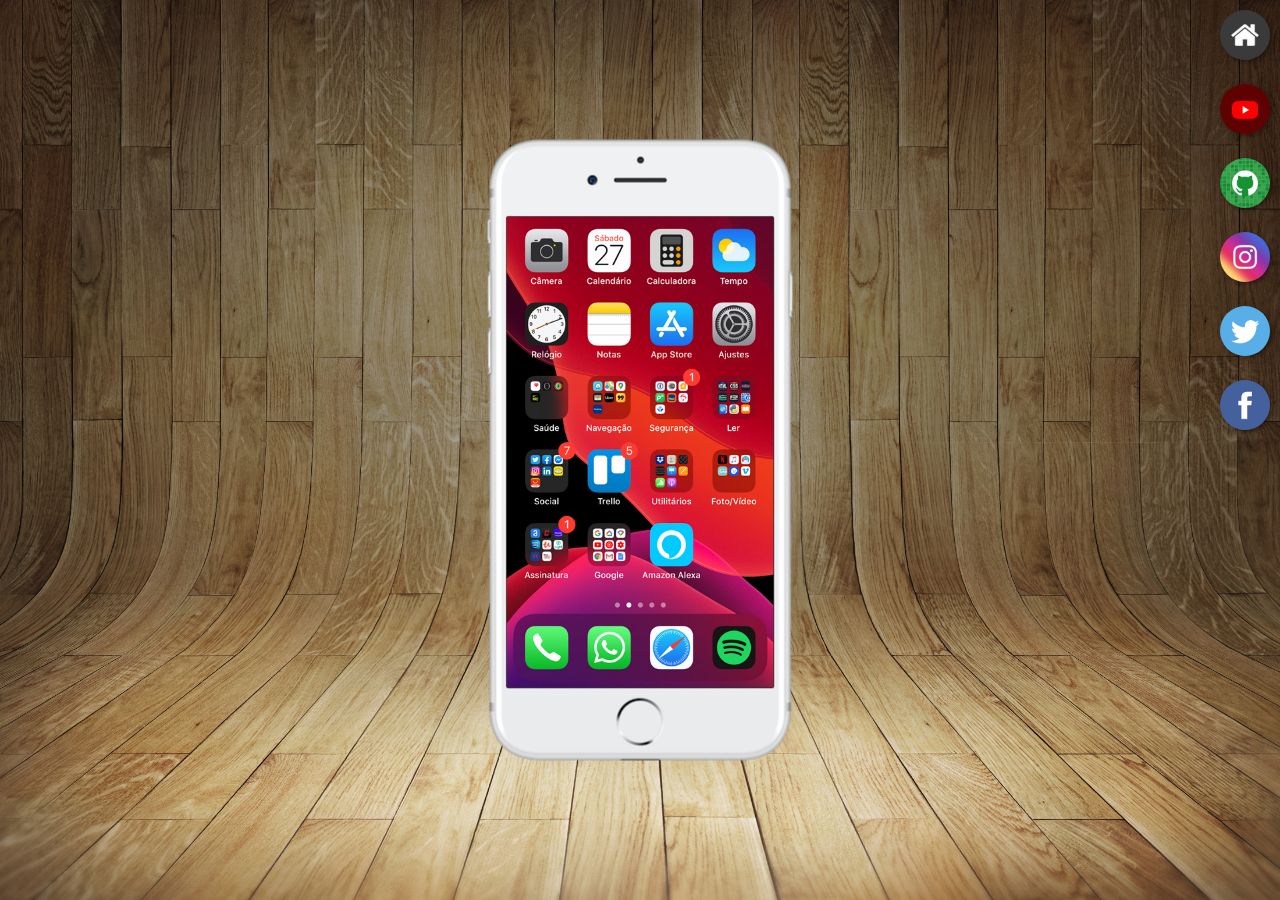
<file: index.html>
<!DOCTYPE html>
<html lang="pt-br">
<head>
    <meta charset="UTF-8">
    <meta name="viewport" content="width=device-width, initial-scale=1.0">
    <link rel="shortcut icon" href="favicon.ico" type="image/x-icon">
    <link rel="stylesheet" href="style/style.css">
    <title>Projeto Redes Sociais</title>
</head>
<body>
    <main>
        <section id="telefone">
            <iframe src="home.html" name="tela" id="tela" frameborder="0">
                Seu navegador não é compatível com isso.
            </iframe>
        </section>
        <section id="redes-sociais">
            <a href="home.html" target="tela">
                <img src="images/logo-home.jpg" alt="Home">
            </a> <br>
            <a href="youtube.html" target="tela">
                <img src="images/logo-youtube.jpg" alt="YouTube">
            </a> <br>
            <a href="github.html" target="tela">
                <img src="images/logo-github.jpg" alt="GitHub">
            </a> <br>
            <a href="instagram.html" target="tela">
                <img src="images/logo-instagram.jpg" alt="Instagram">
            </a> <br>
            <a href="twitter.html" target="tela">
                <img src="images/logo-twitter.jpg" alt="Twitter">
            </a> <br>
            <a href="facebook.html" target="tela">
                <img src="images/logo-facebook.jpg" alt="Facebook">
            </a>
        </section>
    </main>
</body>
</html>
</file>
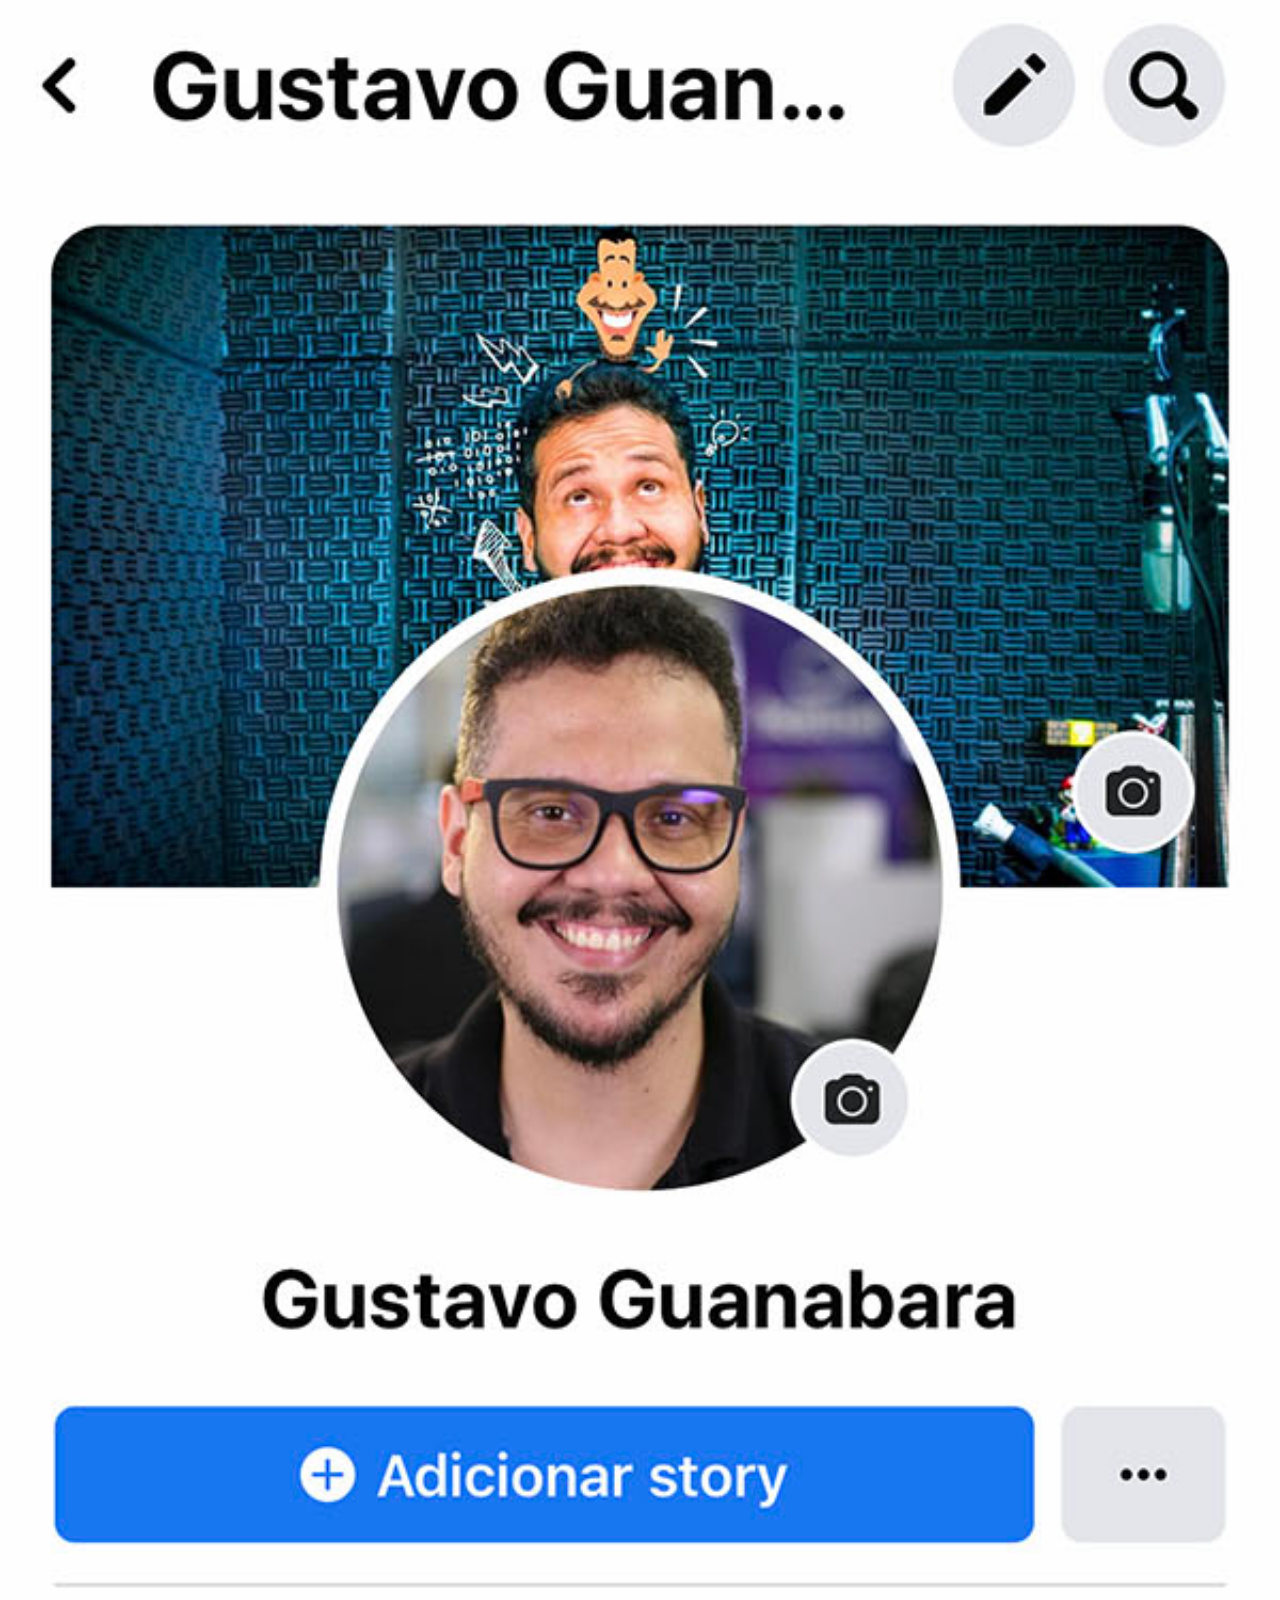
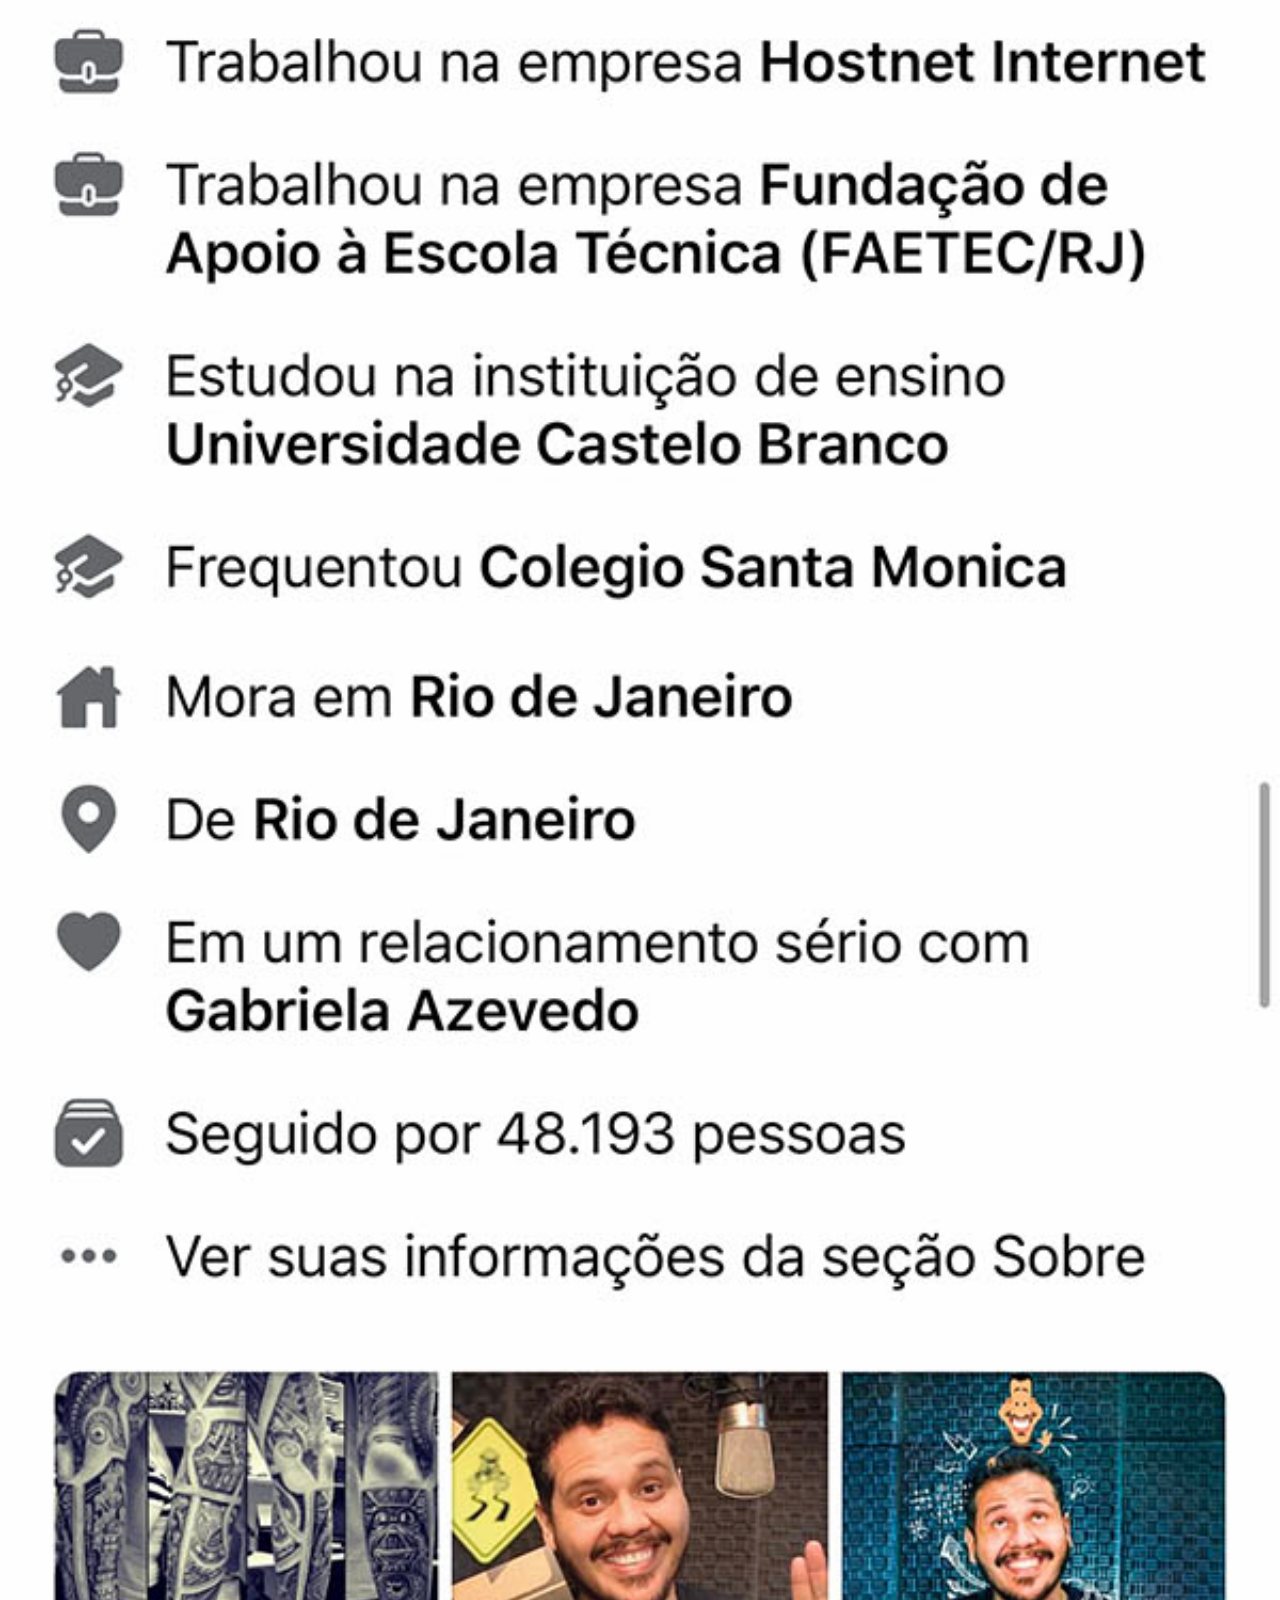
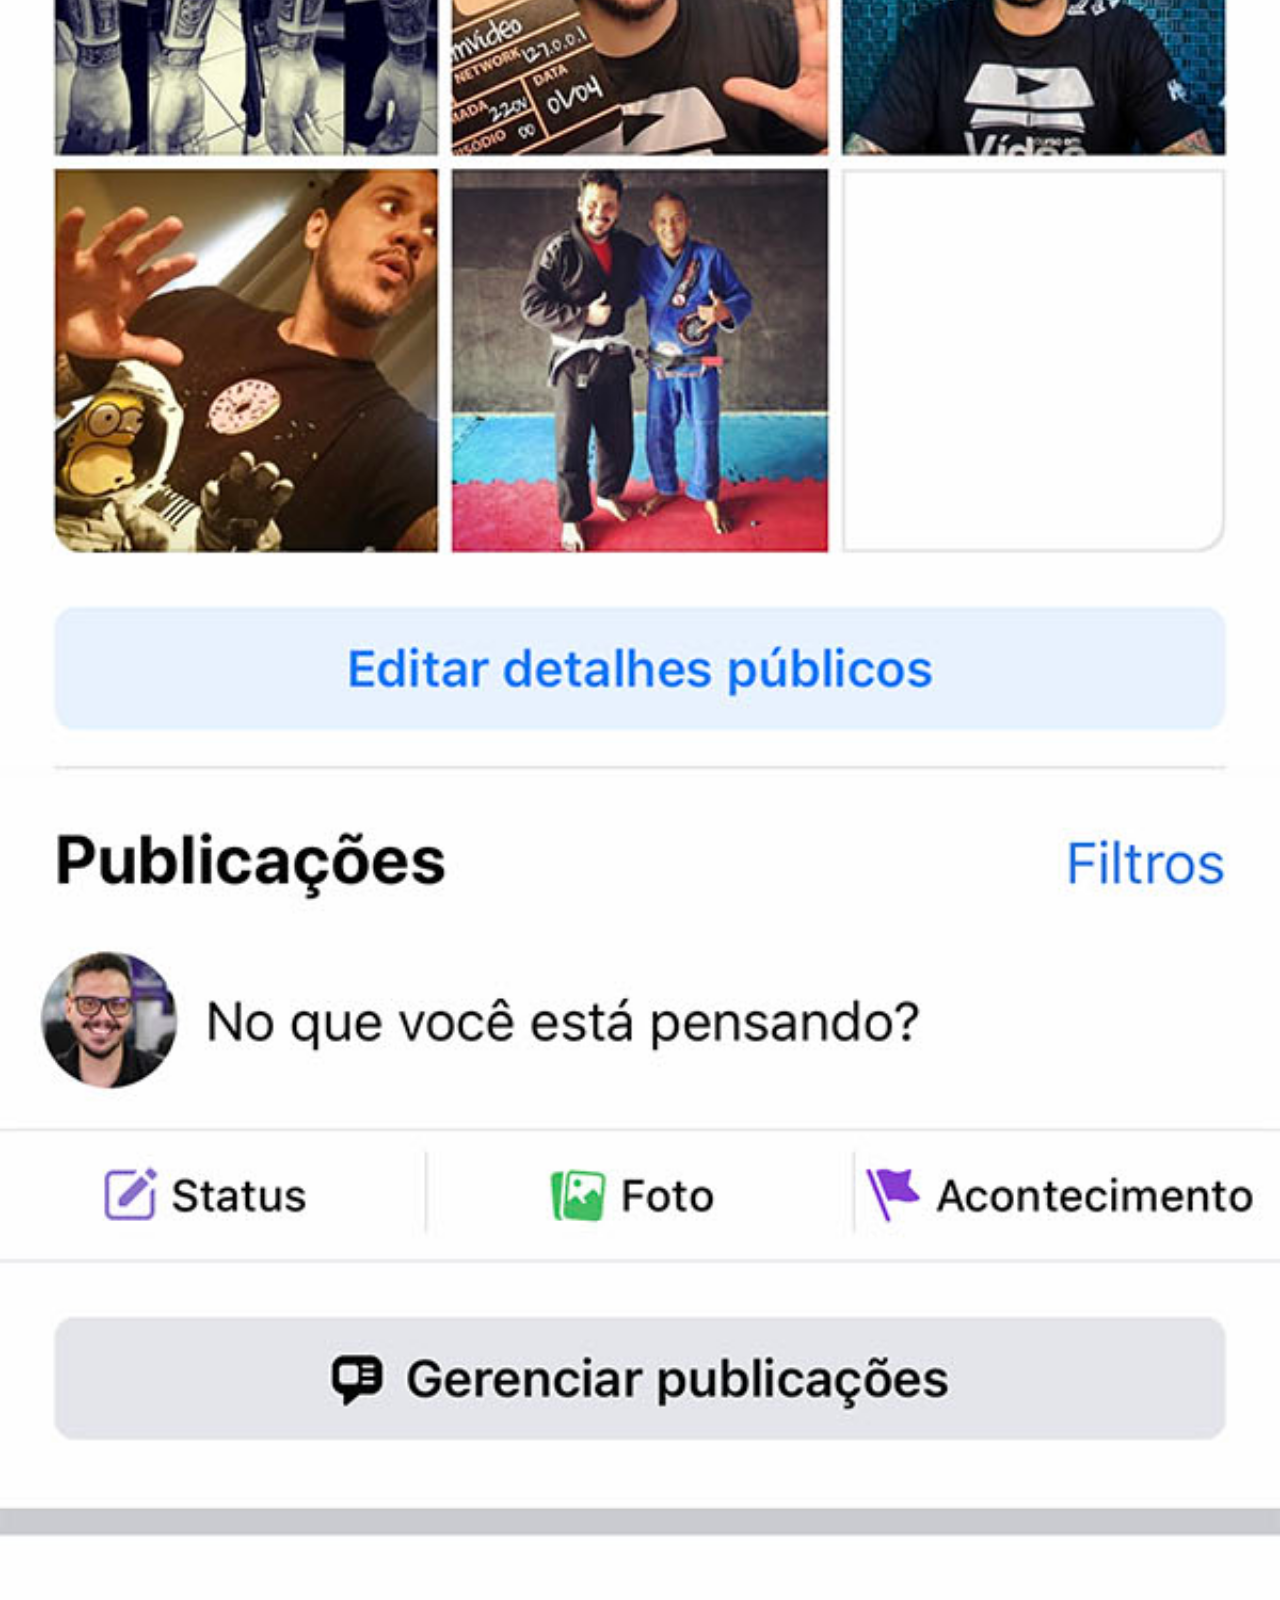
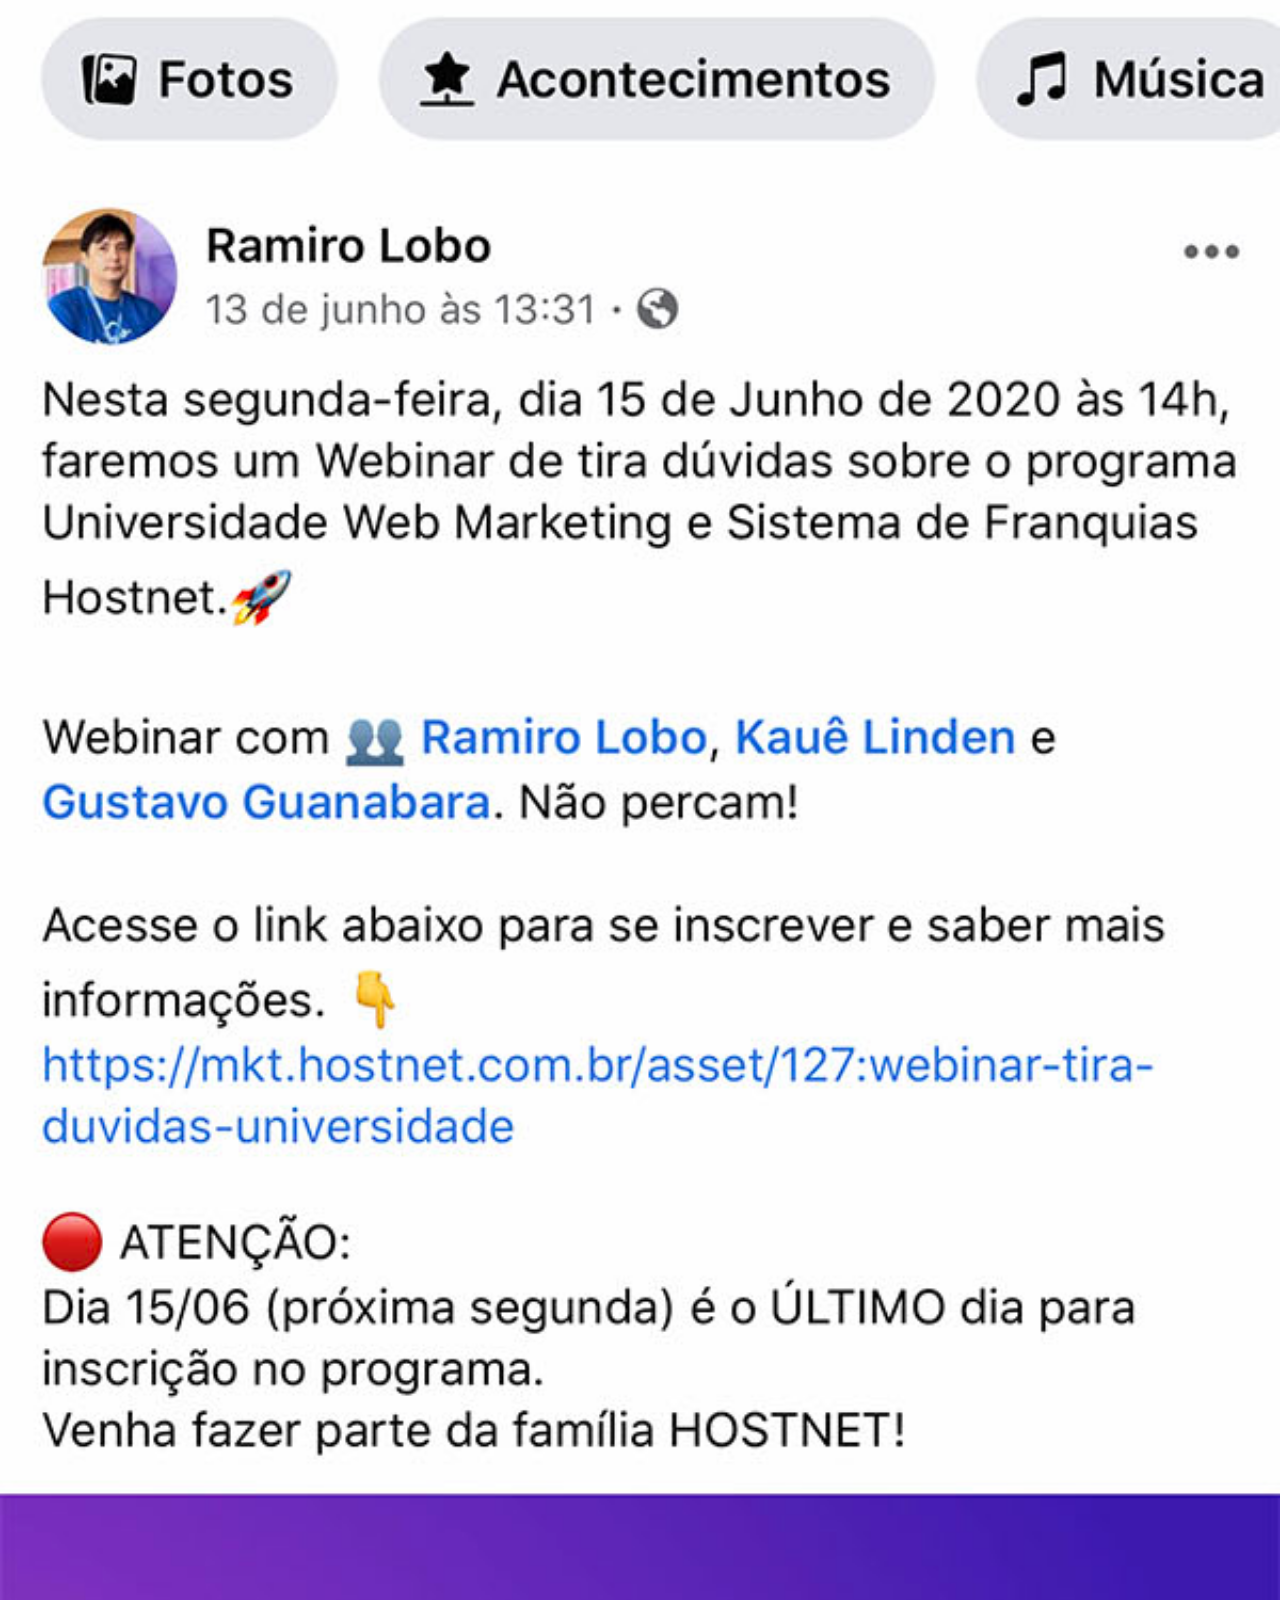
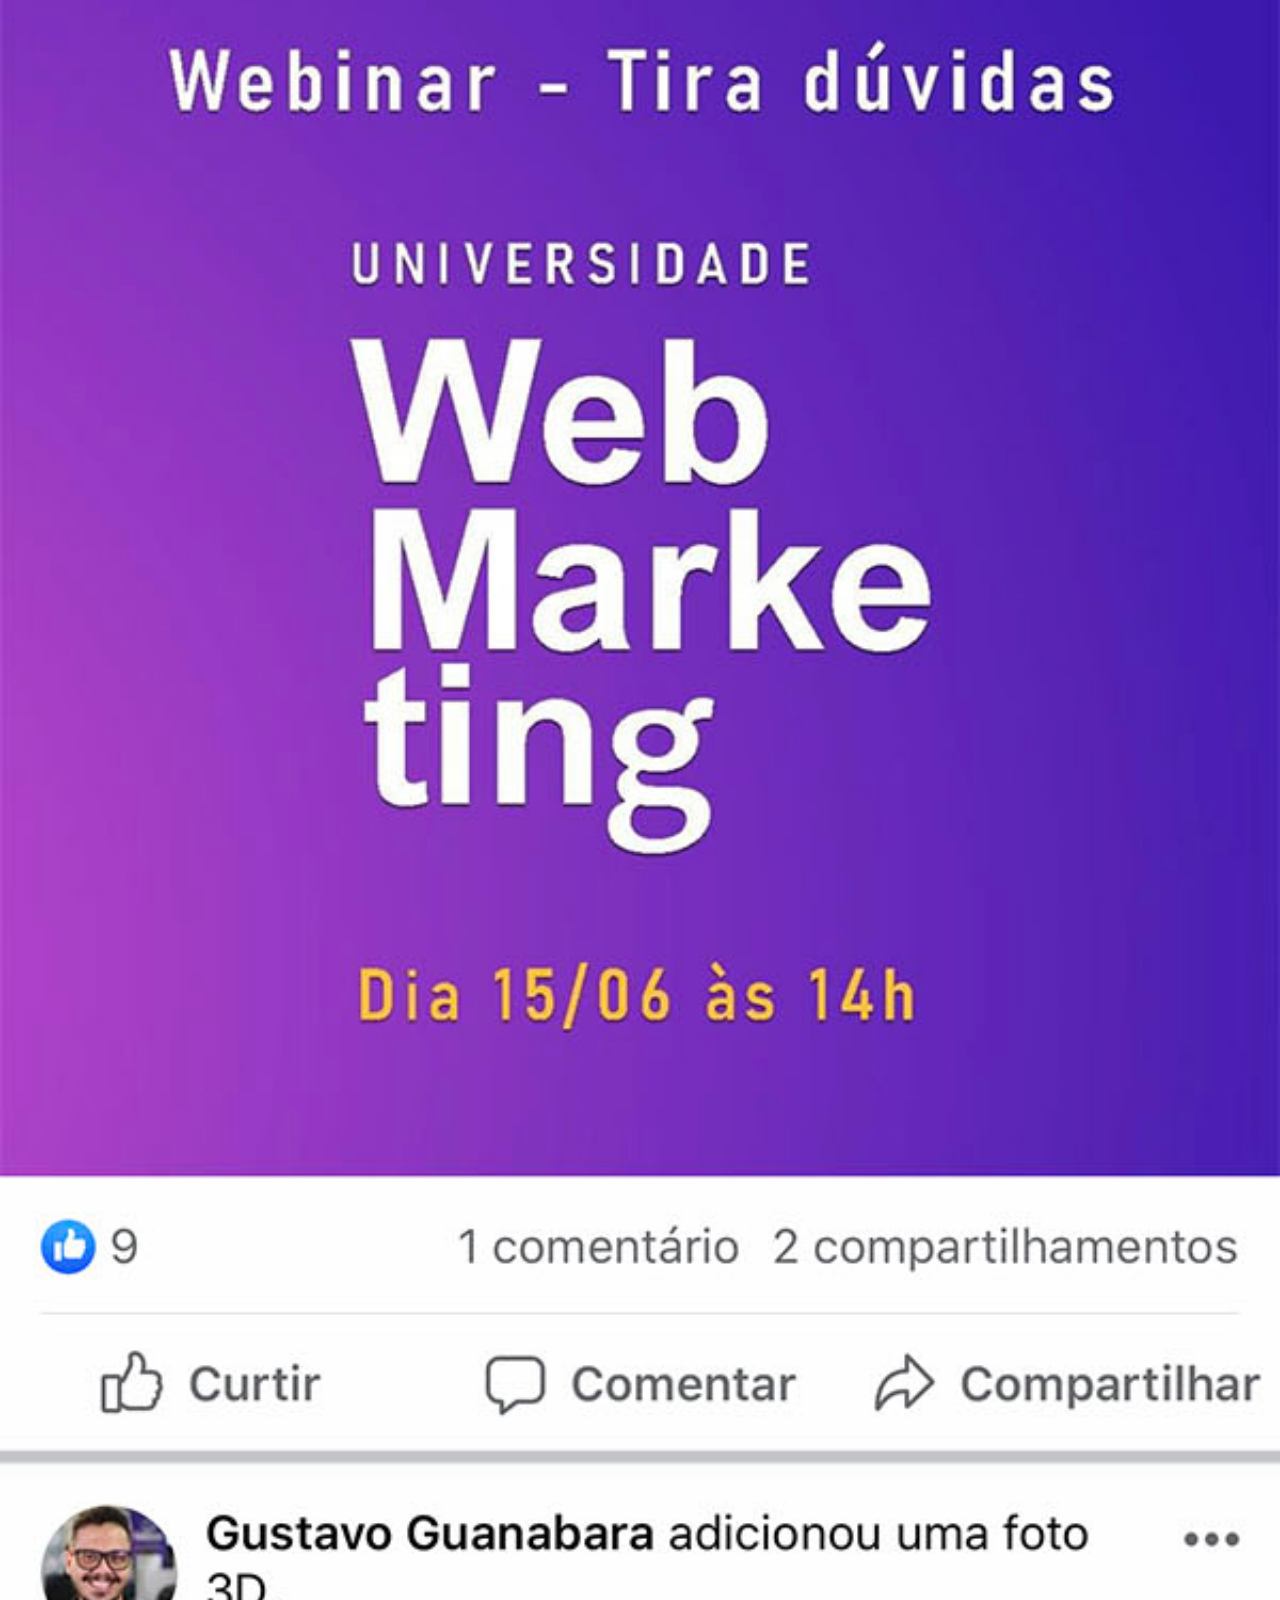
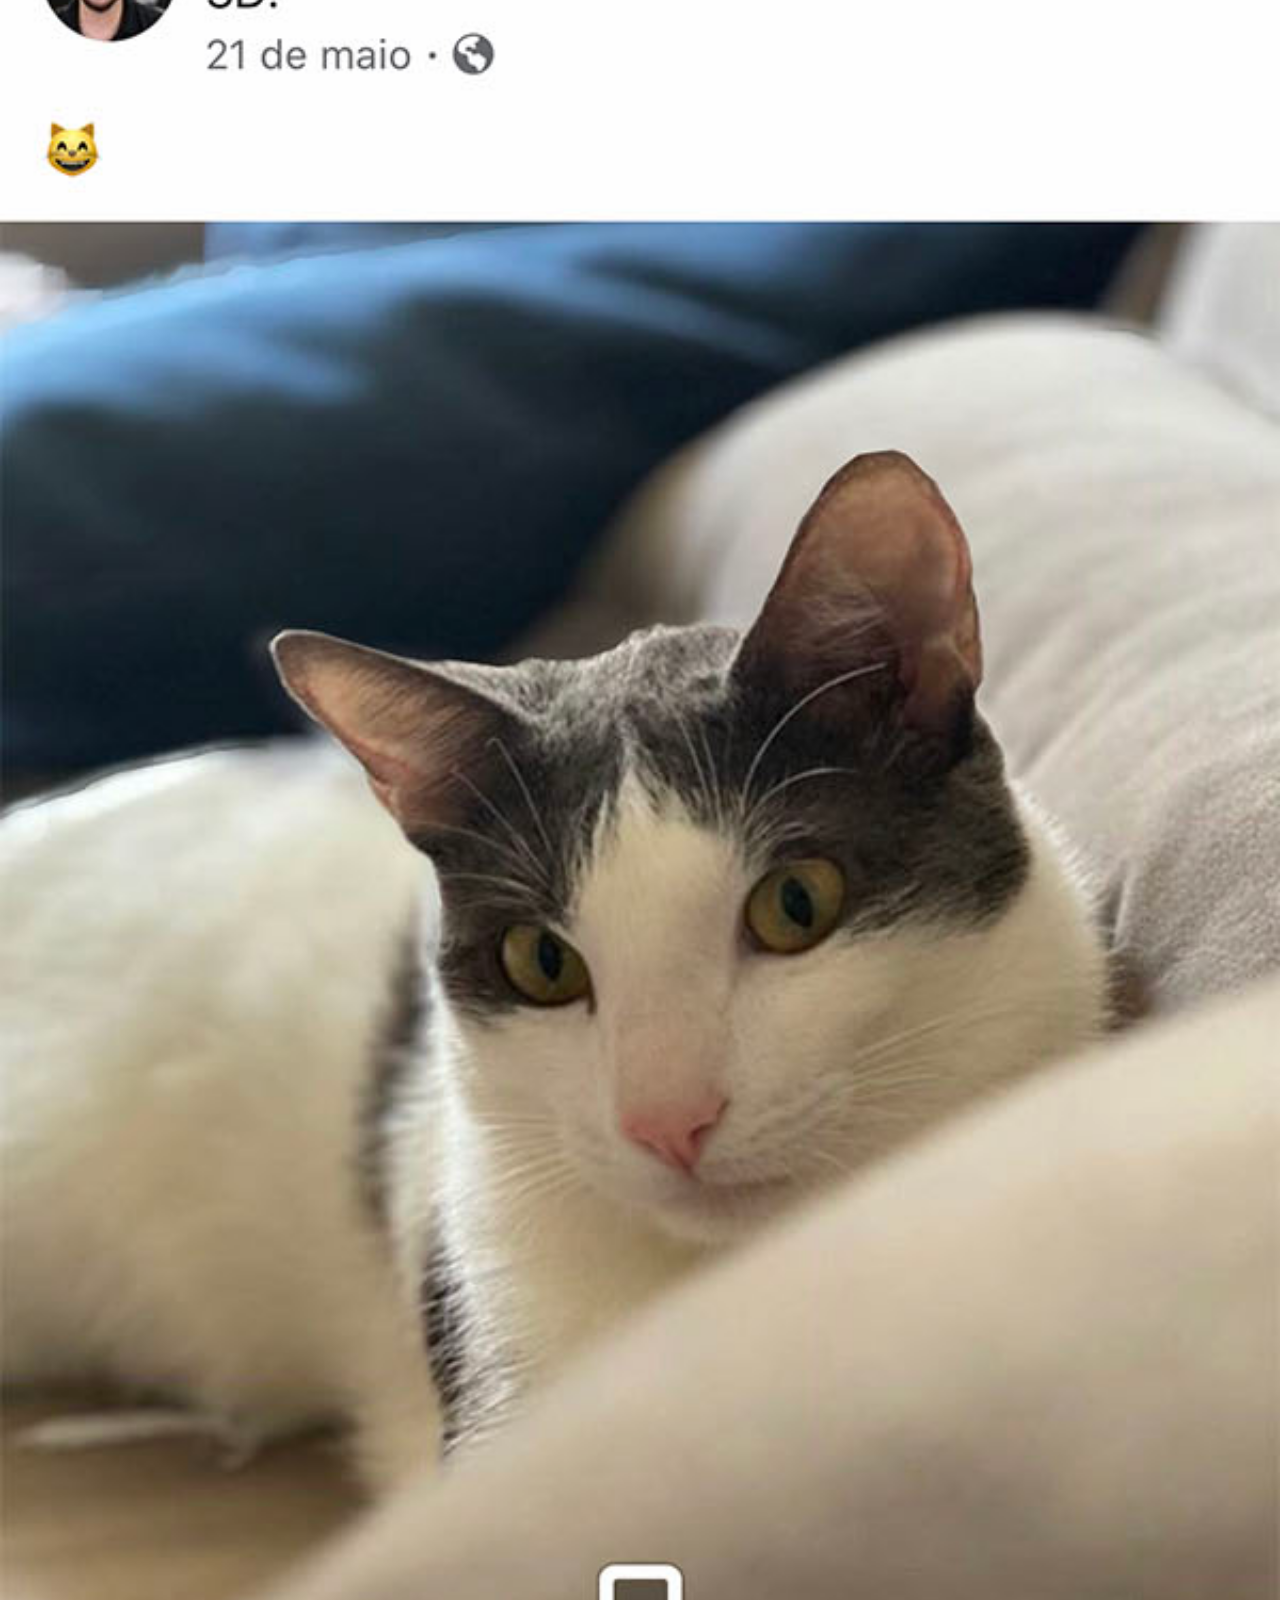
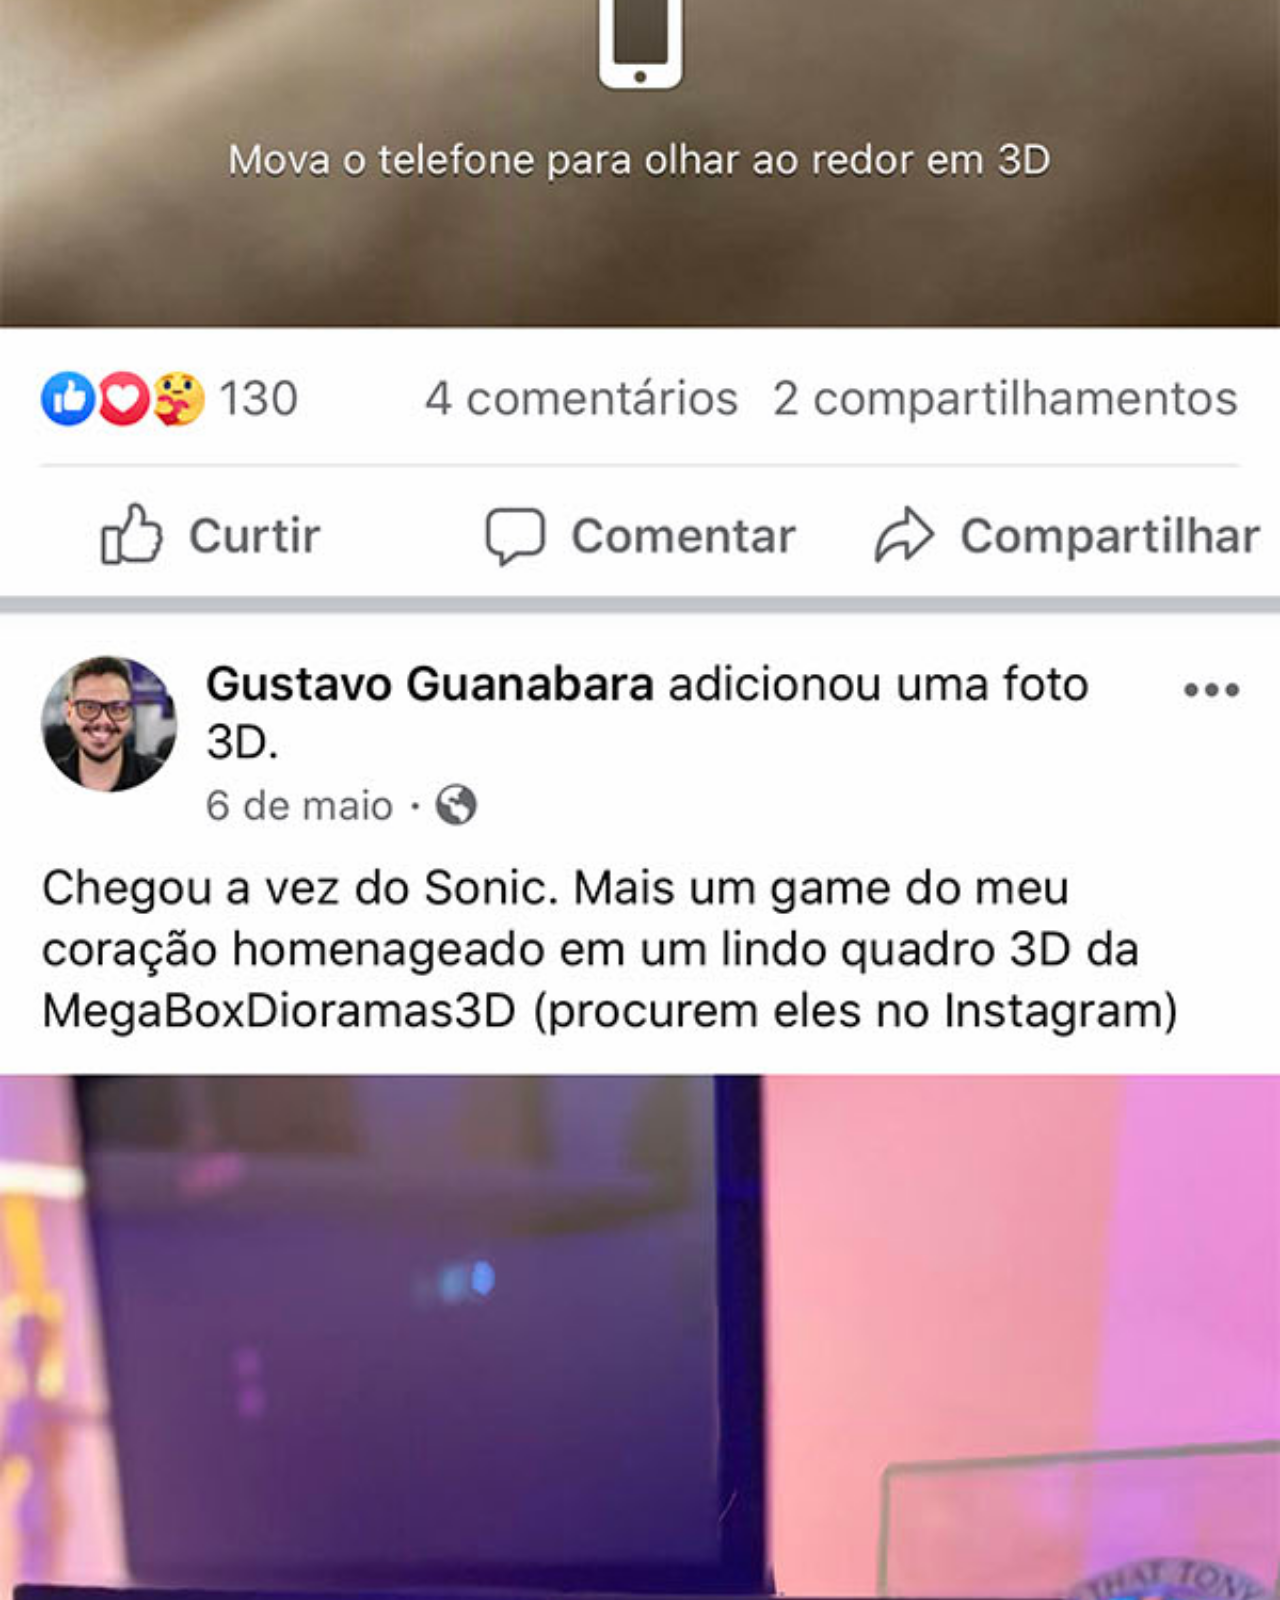
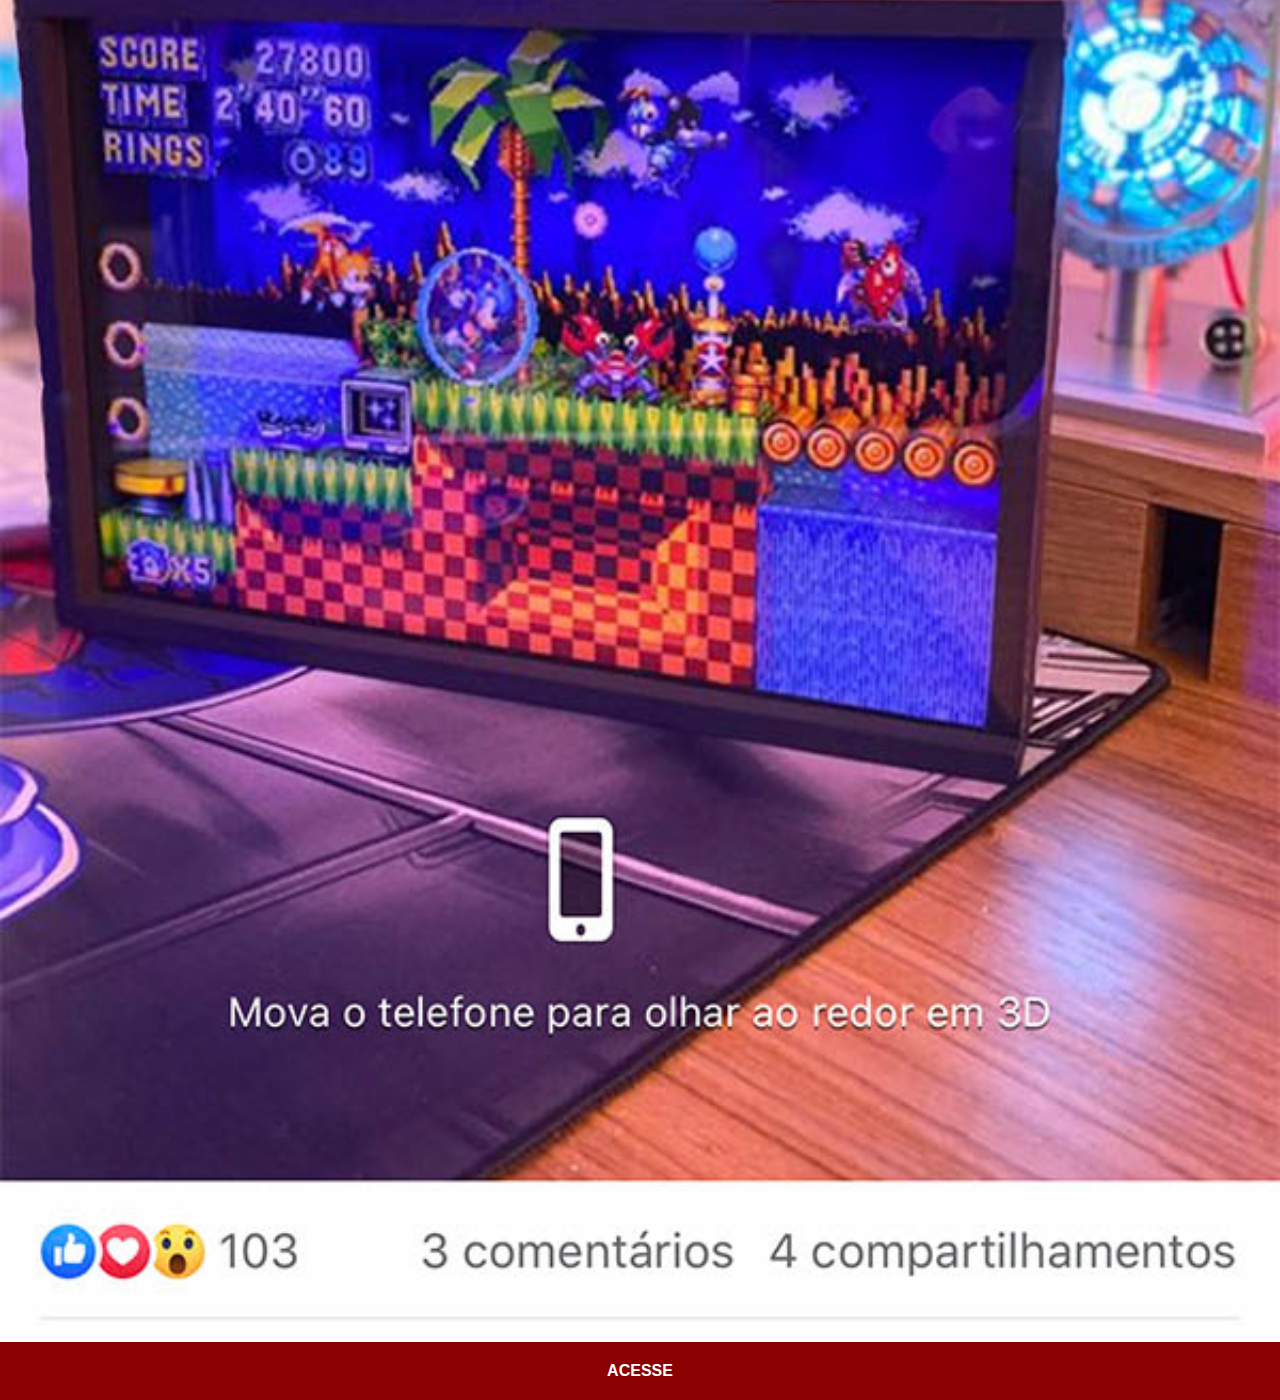
<file: facebook.html>
<!DOCTYPE html>
<html lang="pt-br">
<head>
    <meta charset="UTF-8">
    <meta name="viewport" content="width=device-width, initial-scale=1.0">
    <title>Facebook</title>
    <link rel="stylesheet" href="style/social.css">
</head>
<body>
    <img src="images/tela-facebook.jpg" alt="Facebook">
    <a href="https://www.facebook.com/gustavoguanabara/" target="_blank">ACESSE</a>
</body>
</html>
</file>
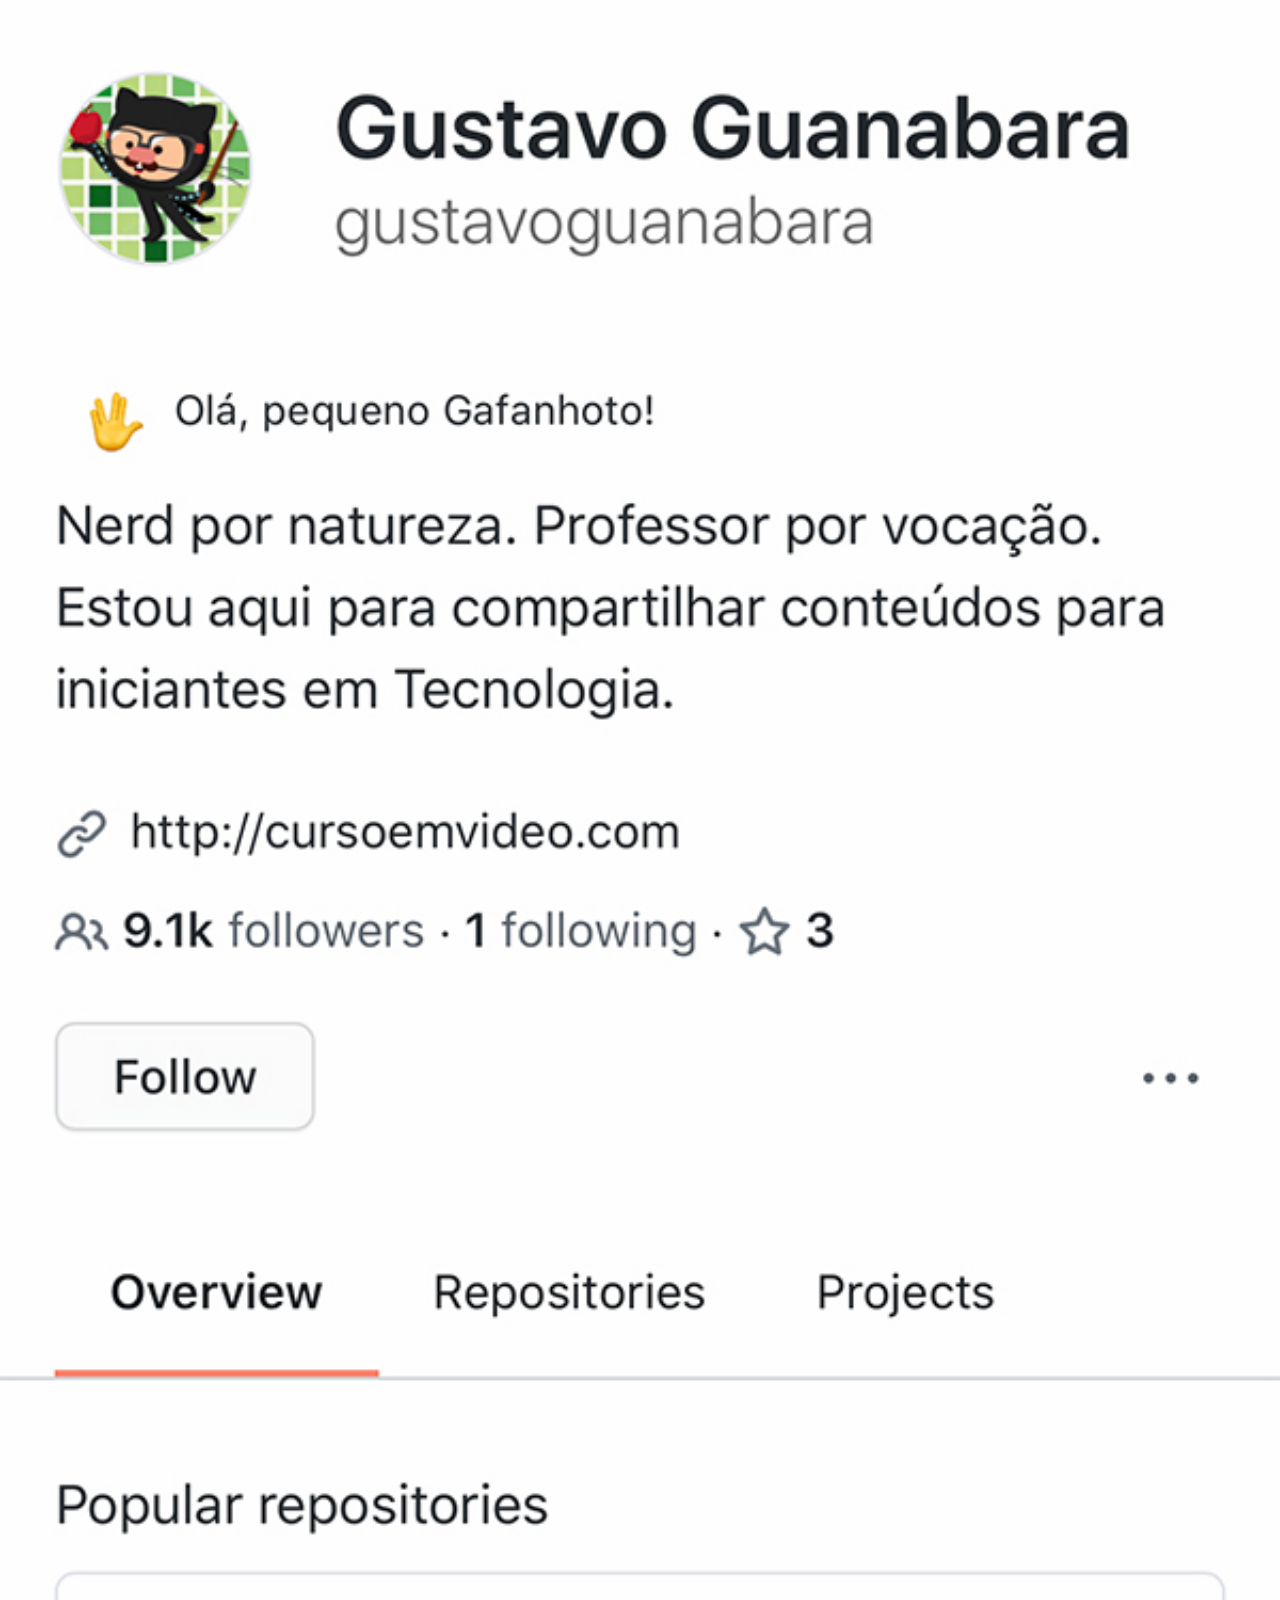
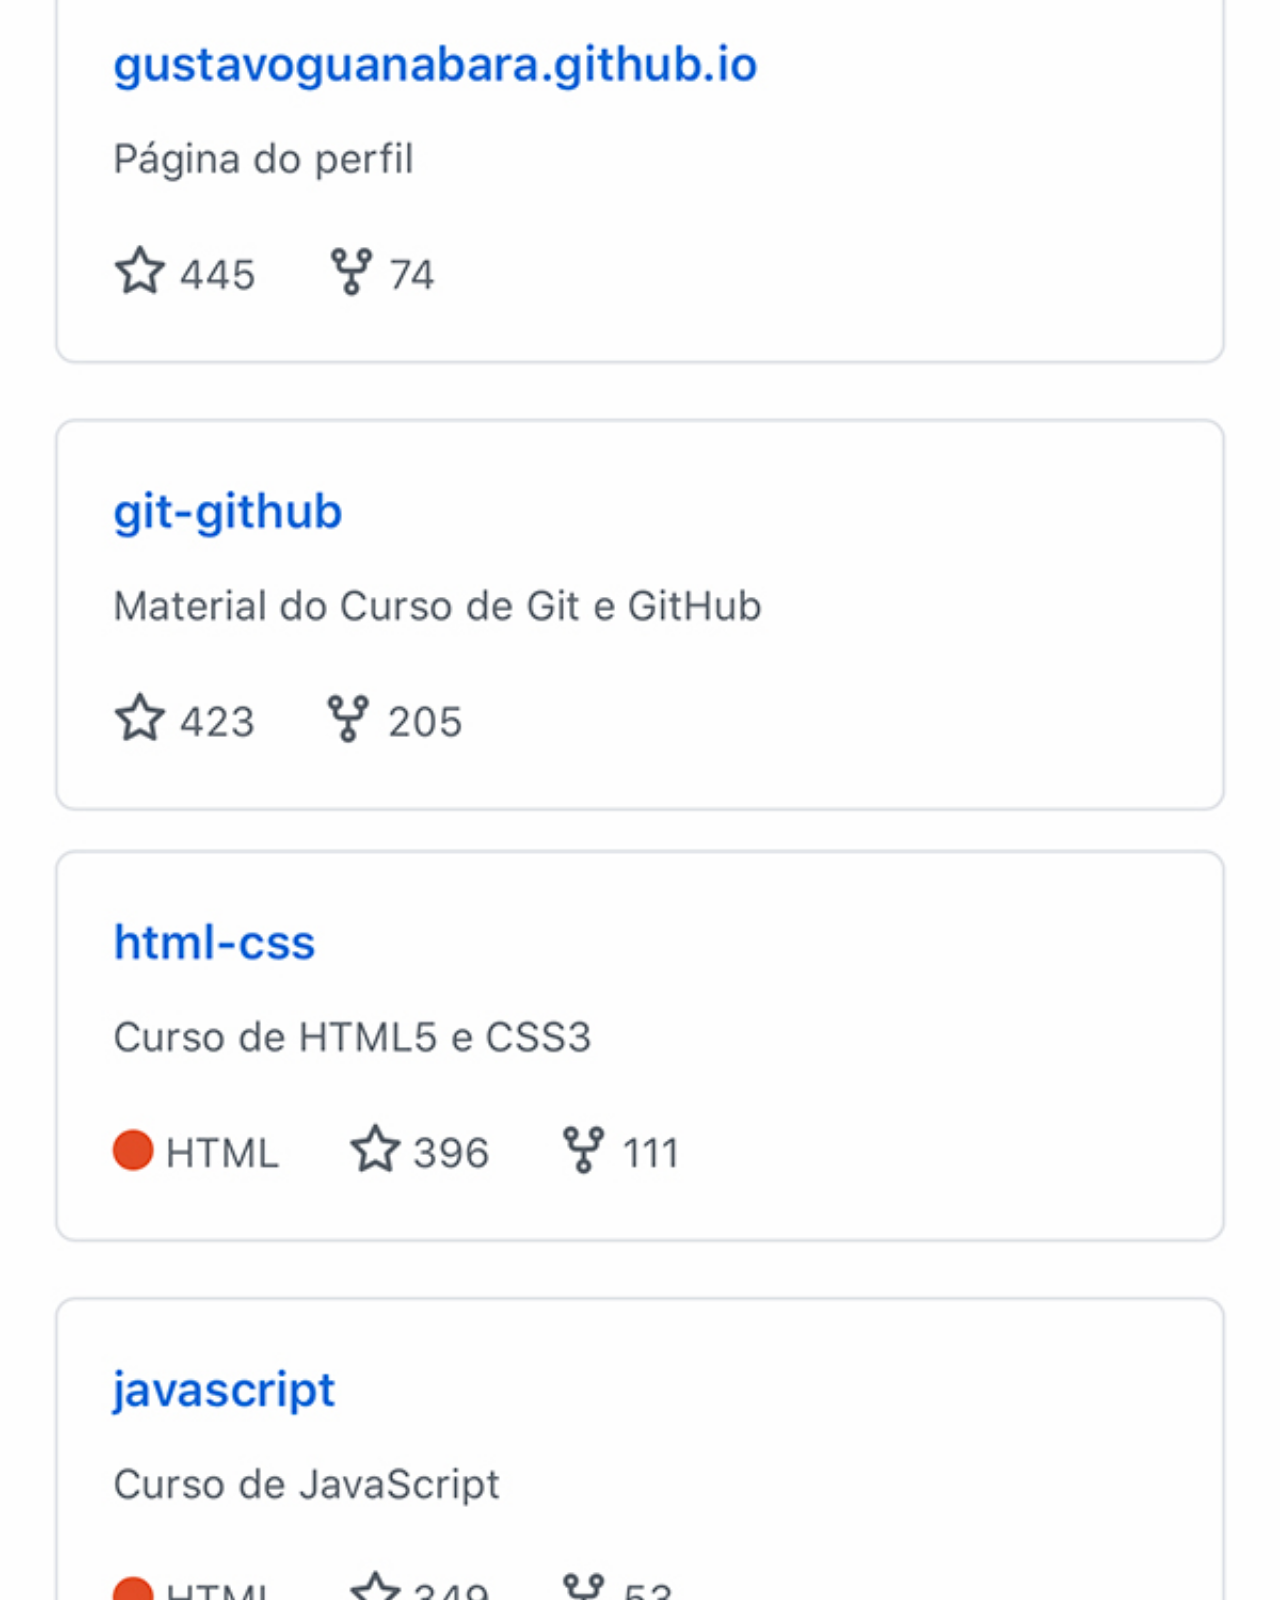
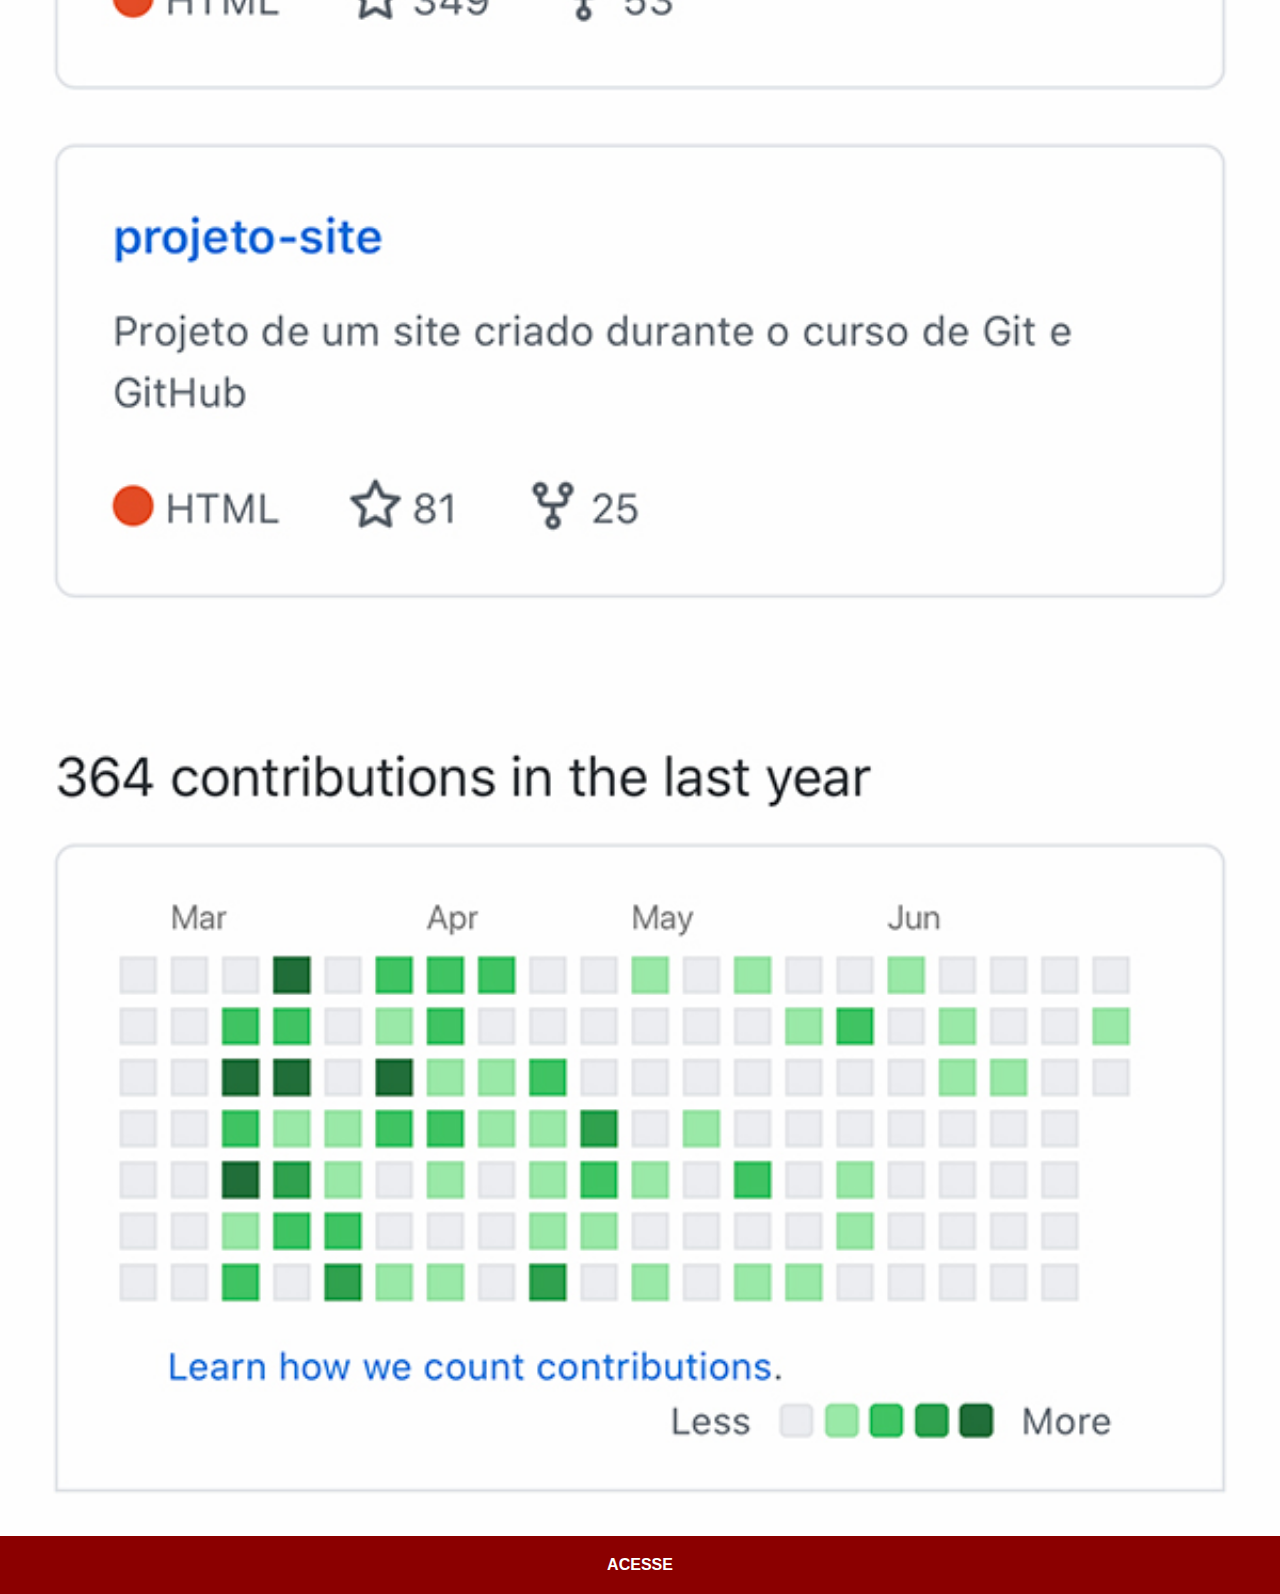
<file: github.html>
<!DOCTYPE html>
<html lang="pt-br">
<head>
    <meta charset="UTF-8">
    <meta name="viewport" content="width=device-width, initial-scale=1.0">
    <title>GitHub</title>
    <link rel="stylesheet" href="style/social.css">
</head>
<body>
    <img src="images/tela-github.jpg" alt="GitHub">
    <a href="https://gustavoguanabara.github.io/" target="_blank">ACESSE</a>
</body>
</html>
</file>
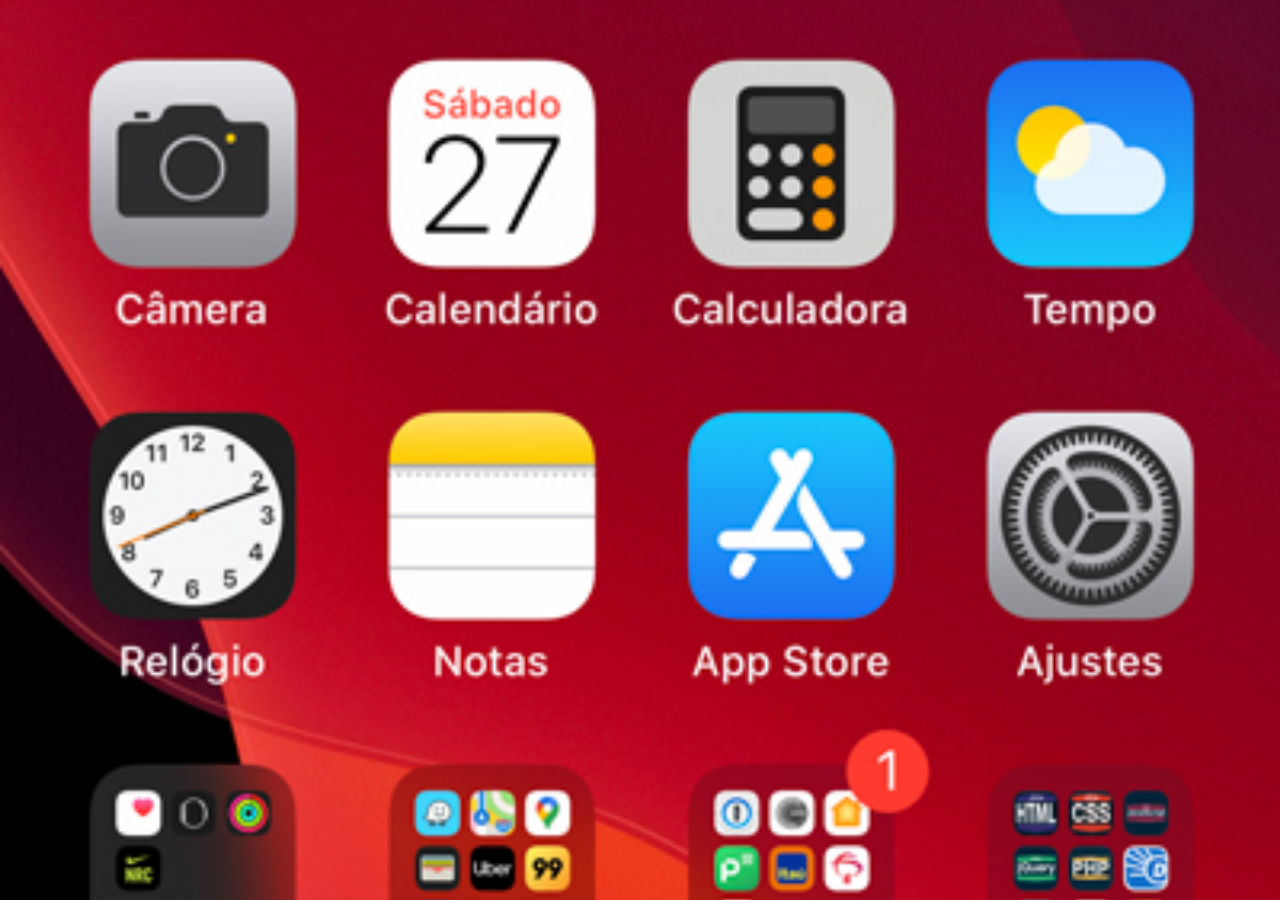
<file: home.html>
<!DOCTYPE html>
<html lang="pt-br">
<head>
    <meta charset="UTF-8">
    <meta name="viewport" content="width=device-width, initial-scale=1.0">
    <title>Home</title>
    <style>
        * {
            margin: 0;
            padding: 0;
        }
        body {
            width: 100vw;
            height: 100vh;
            background: black url('images/tela-home.jpg') no-repeat top center;
            background-size: cover;
        }
    </style>
</head>
<body>
    
</body>
</html>
</file>
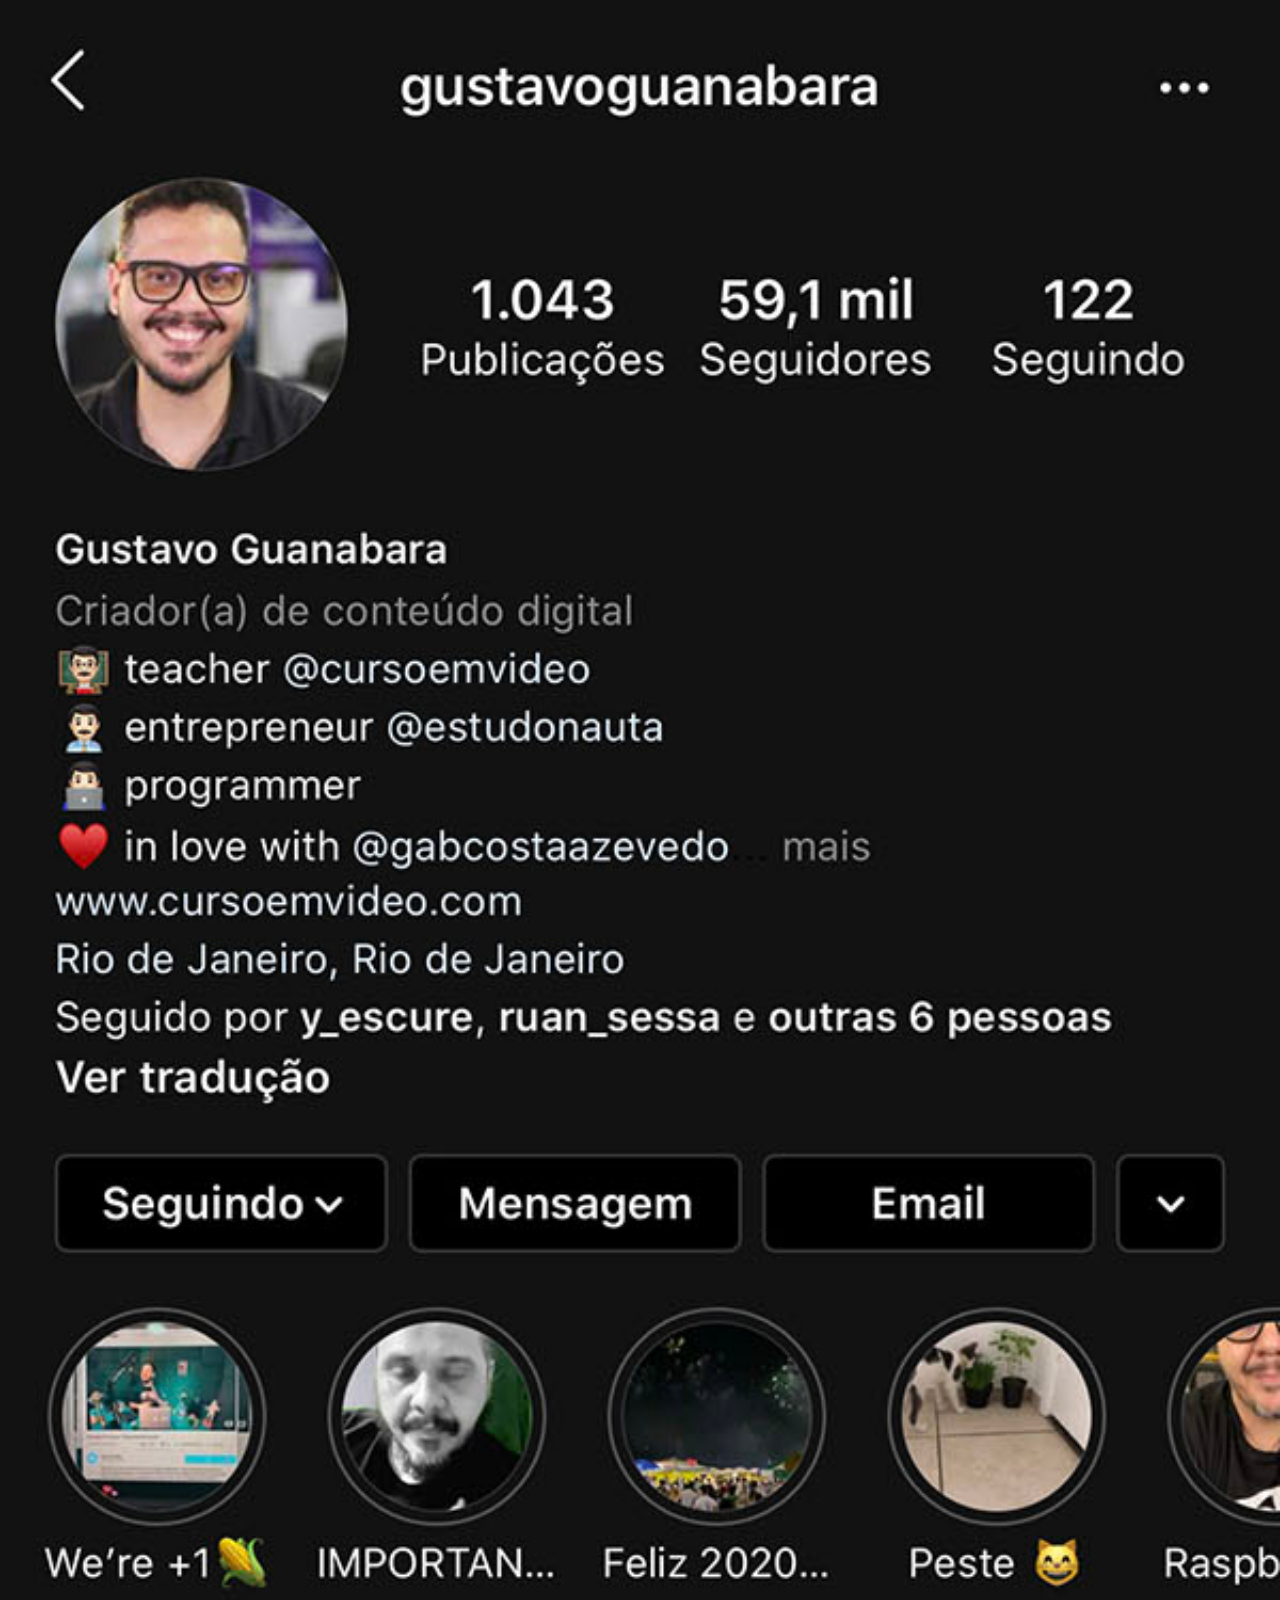
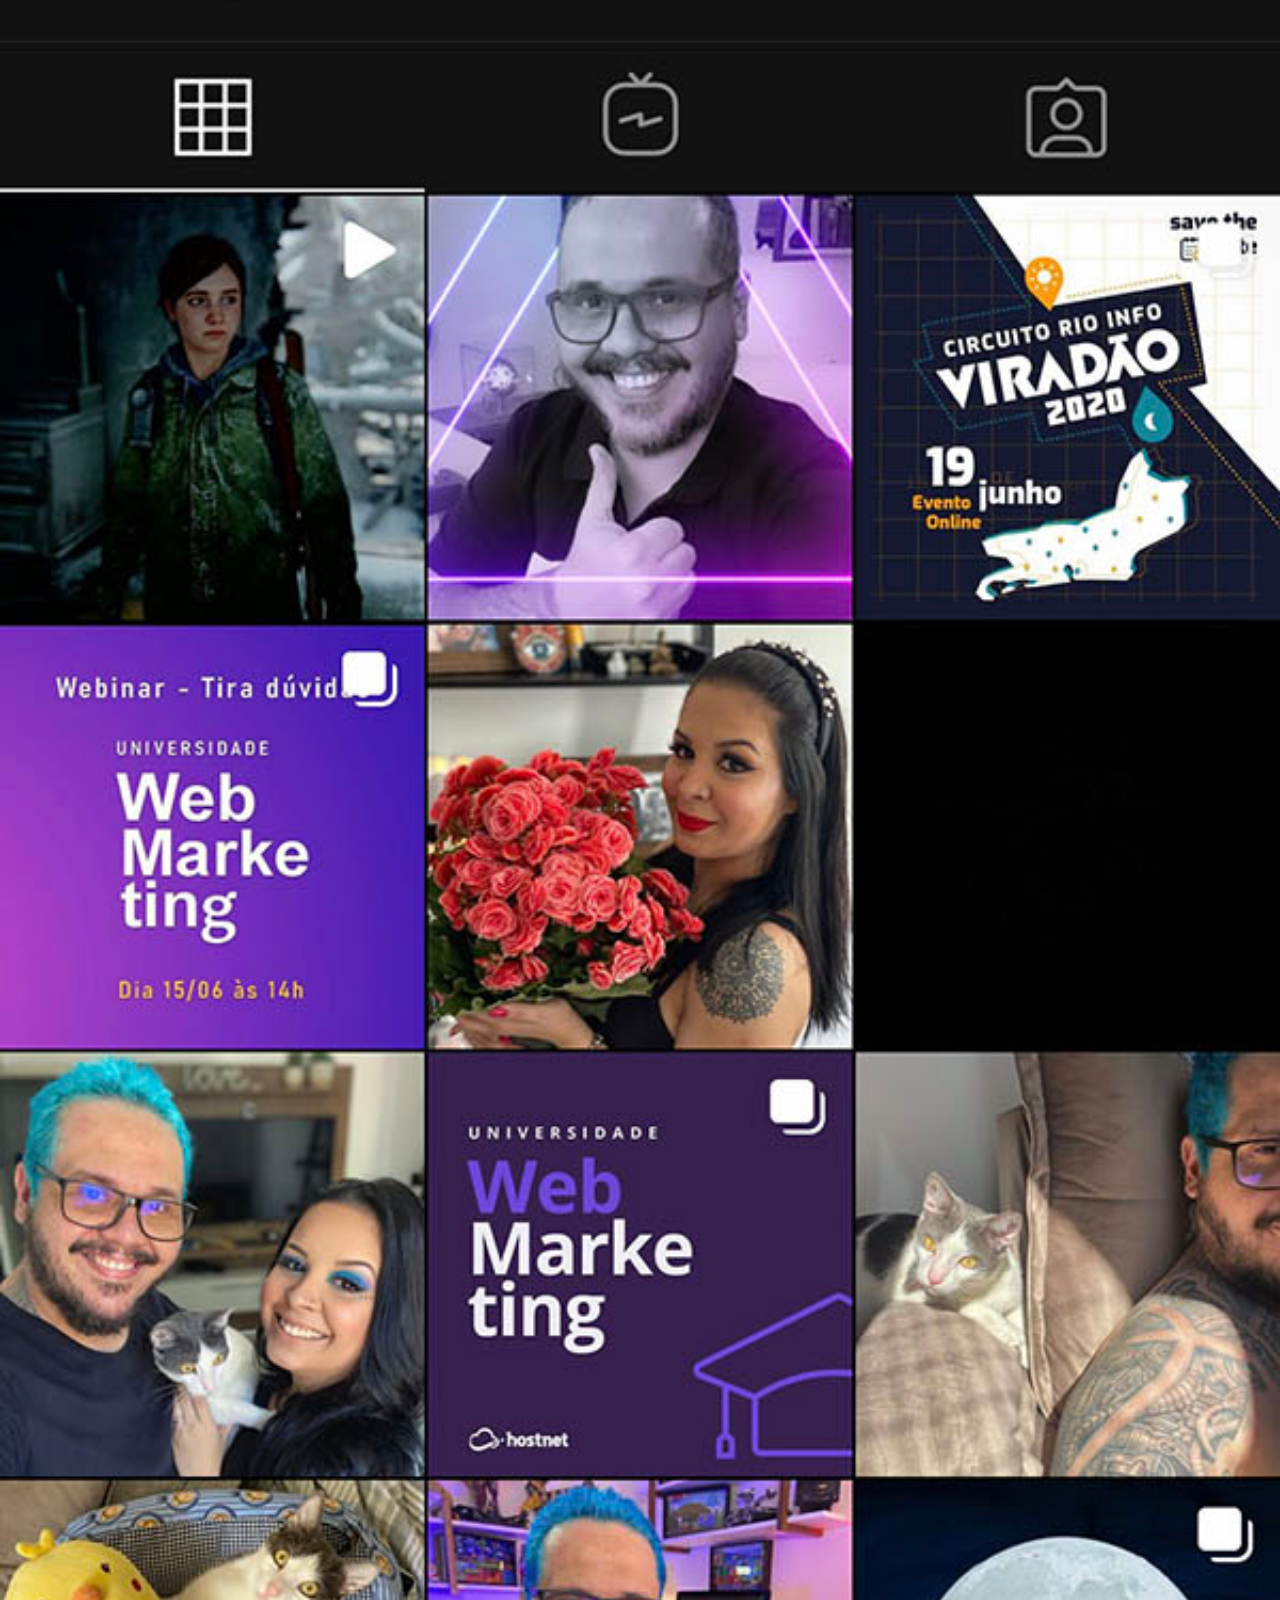
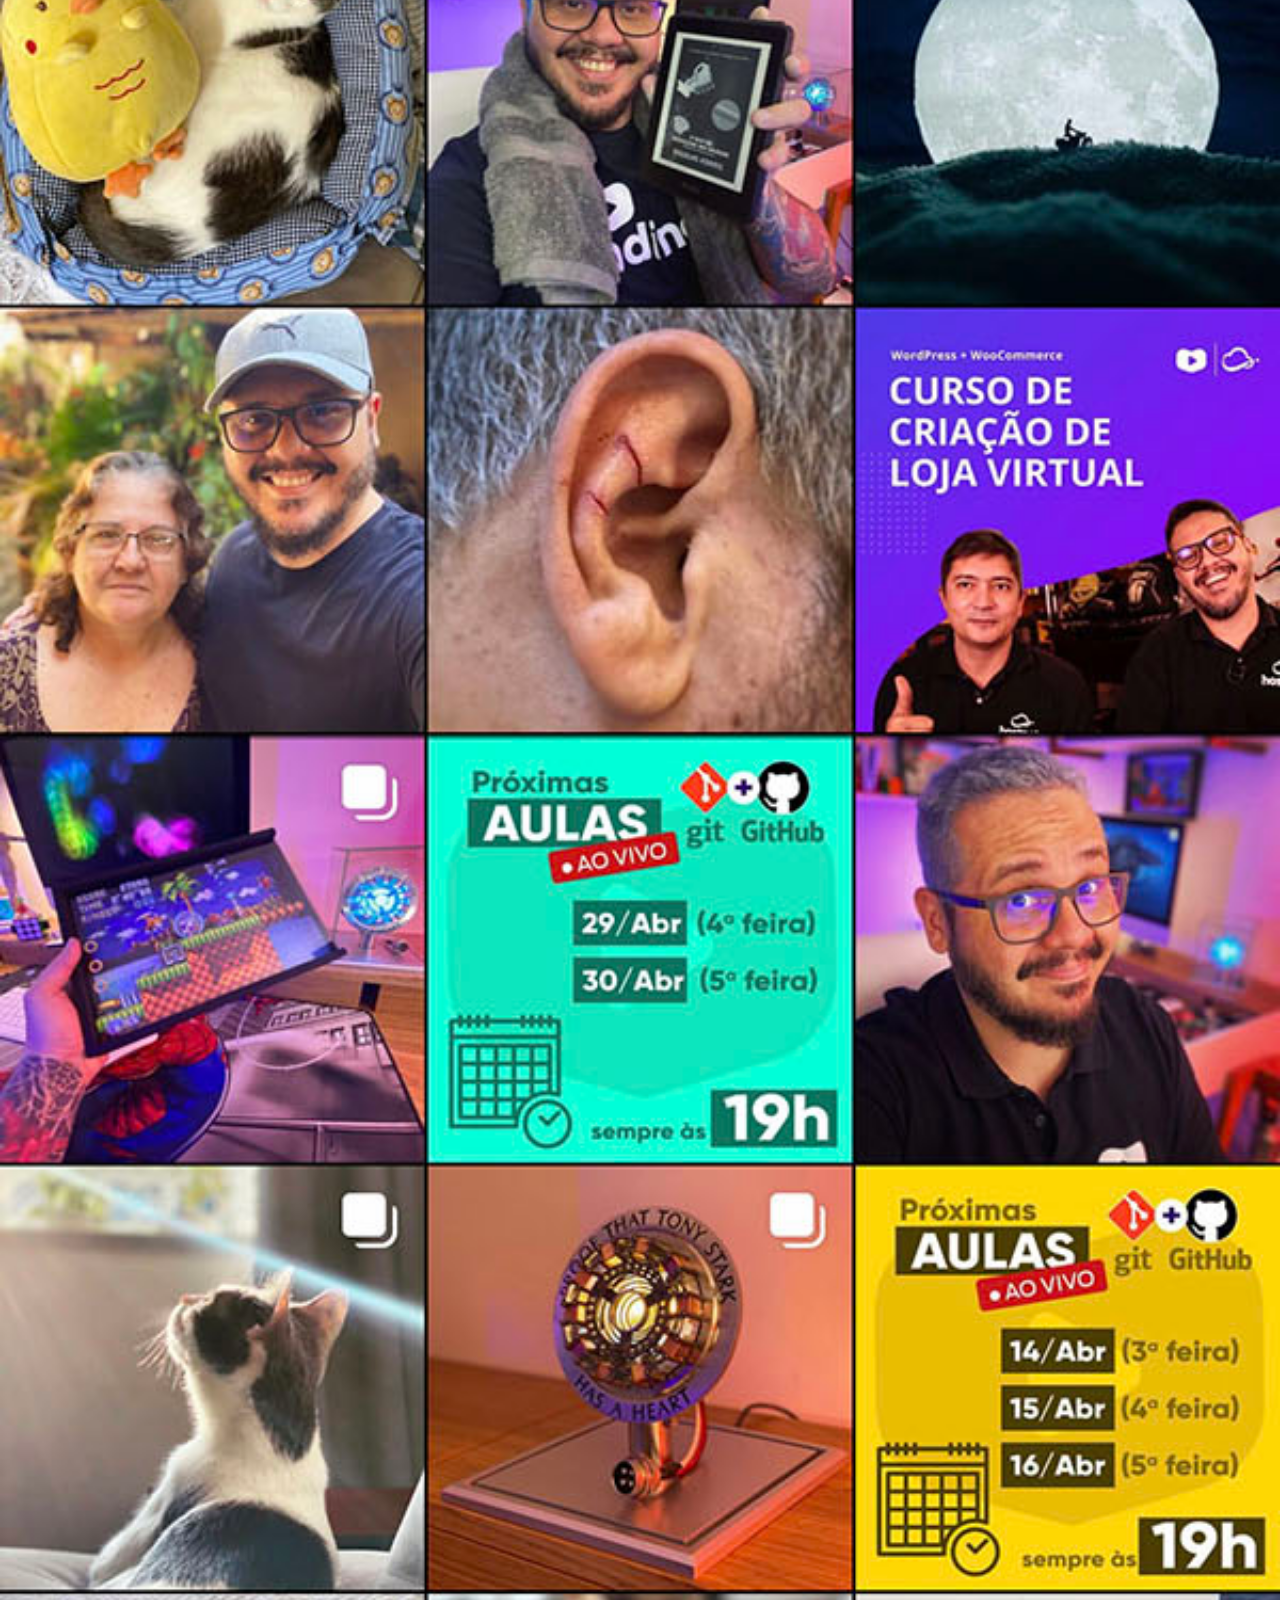
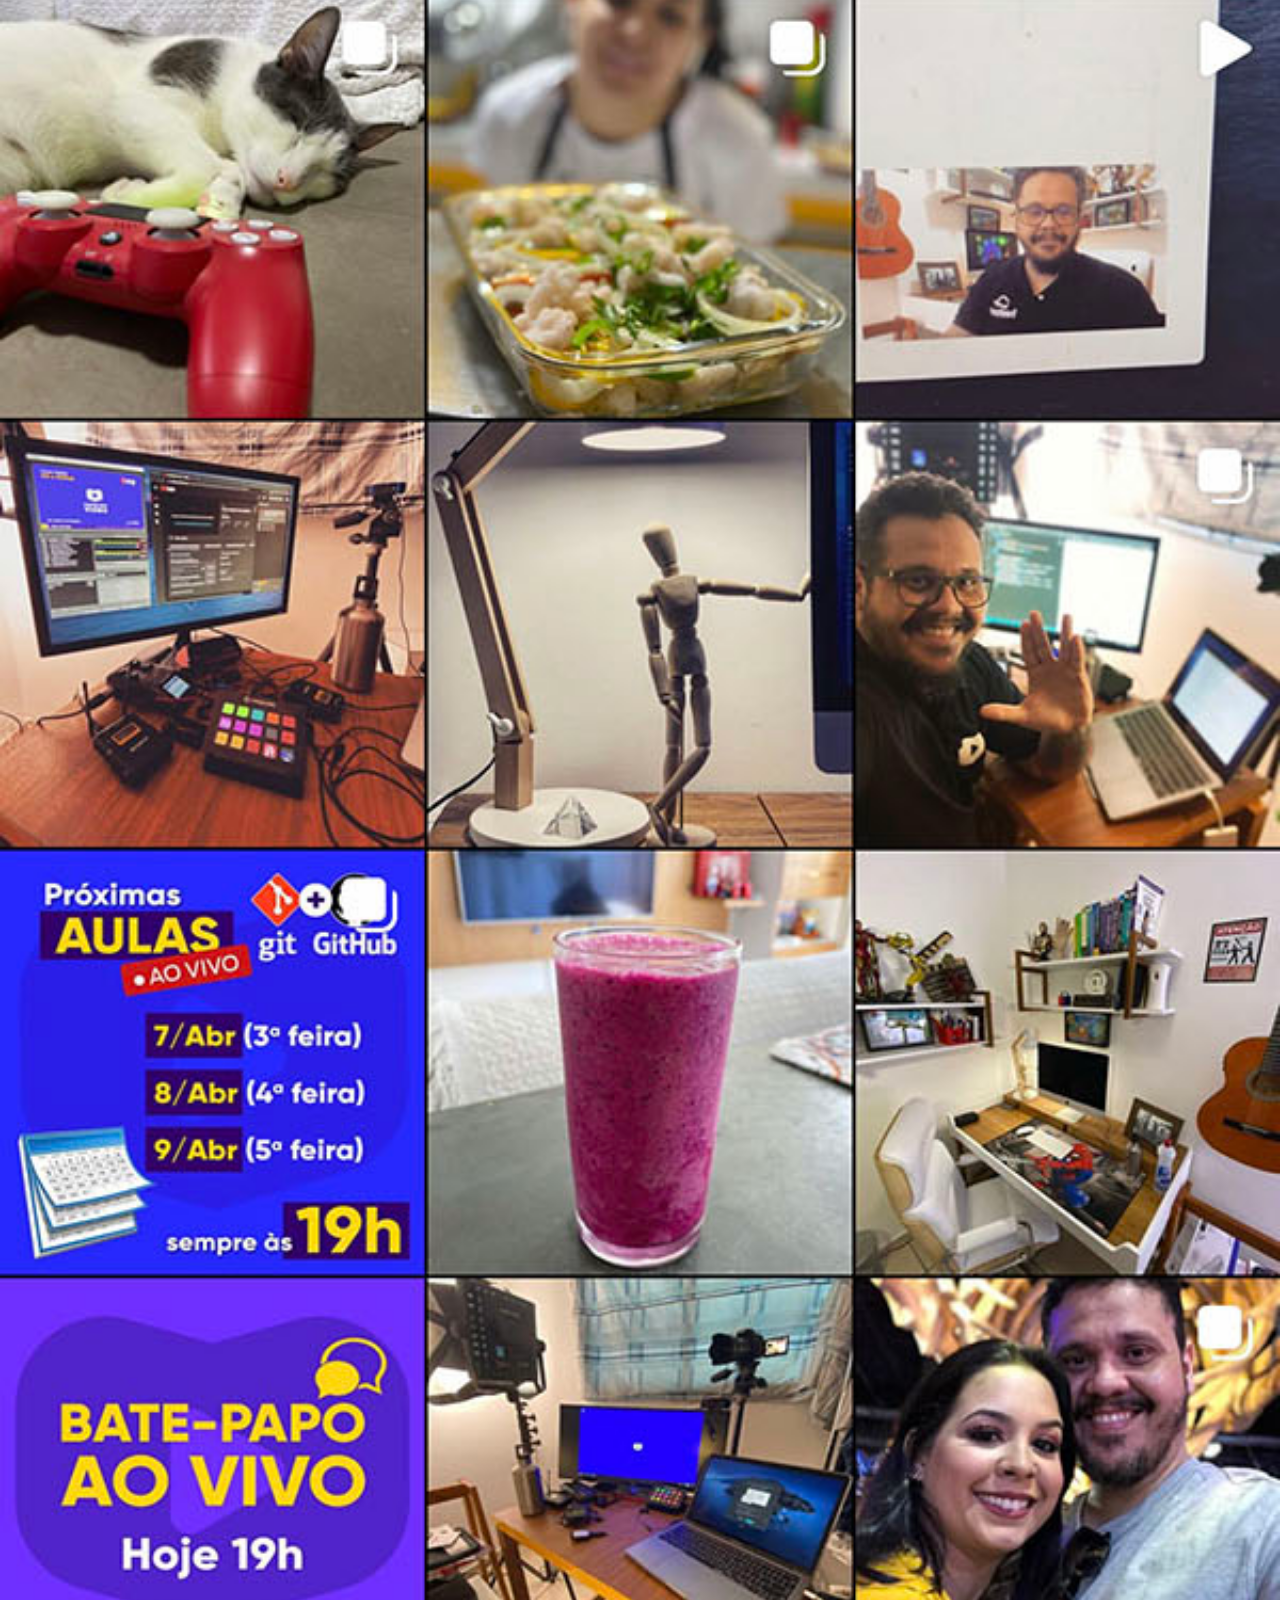
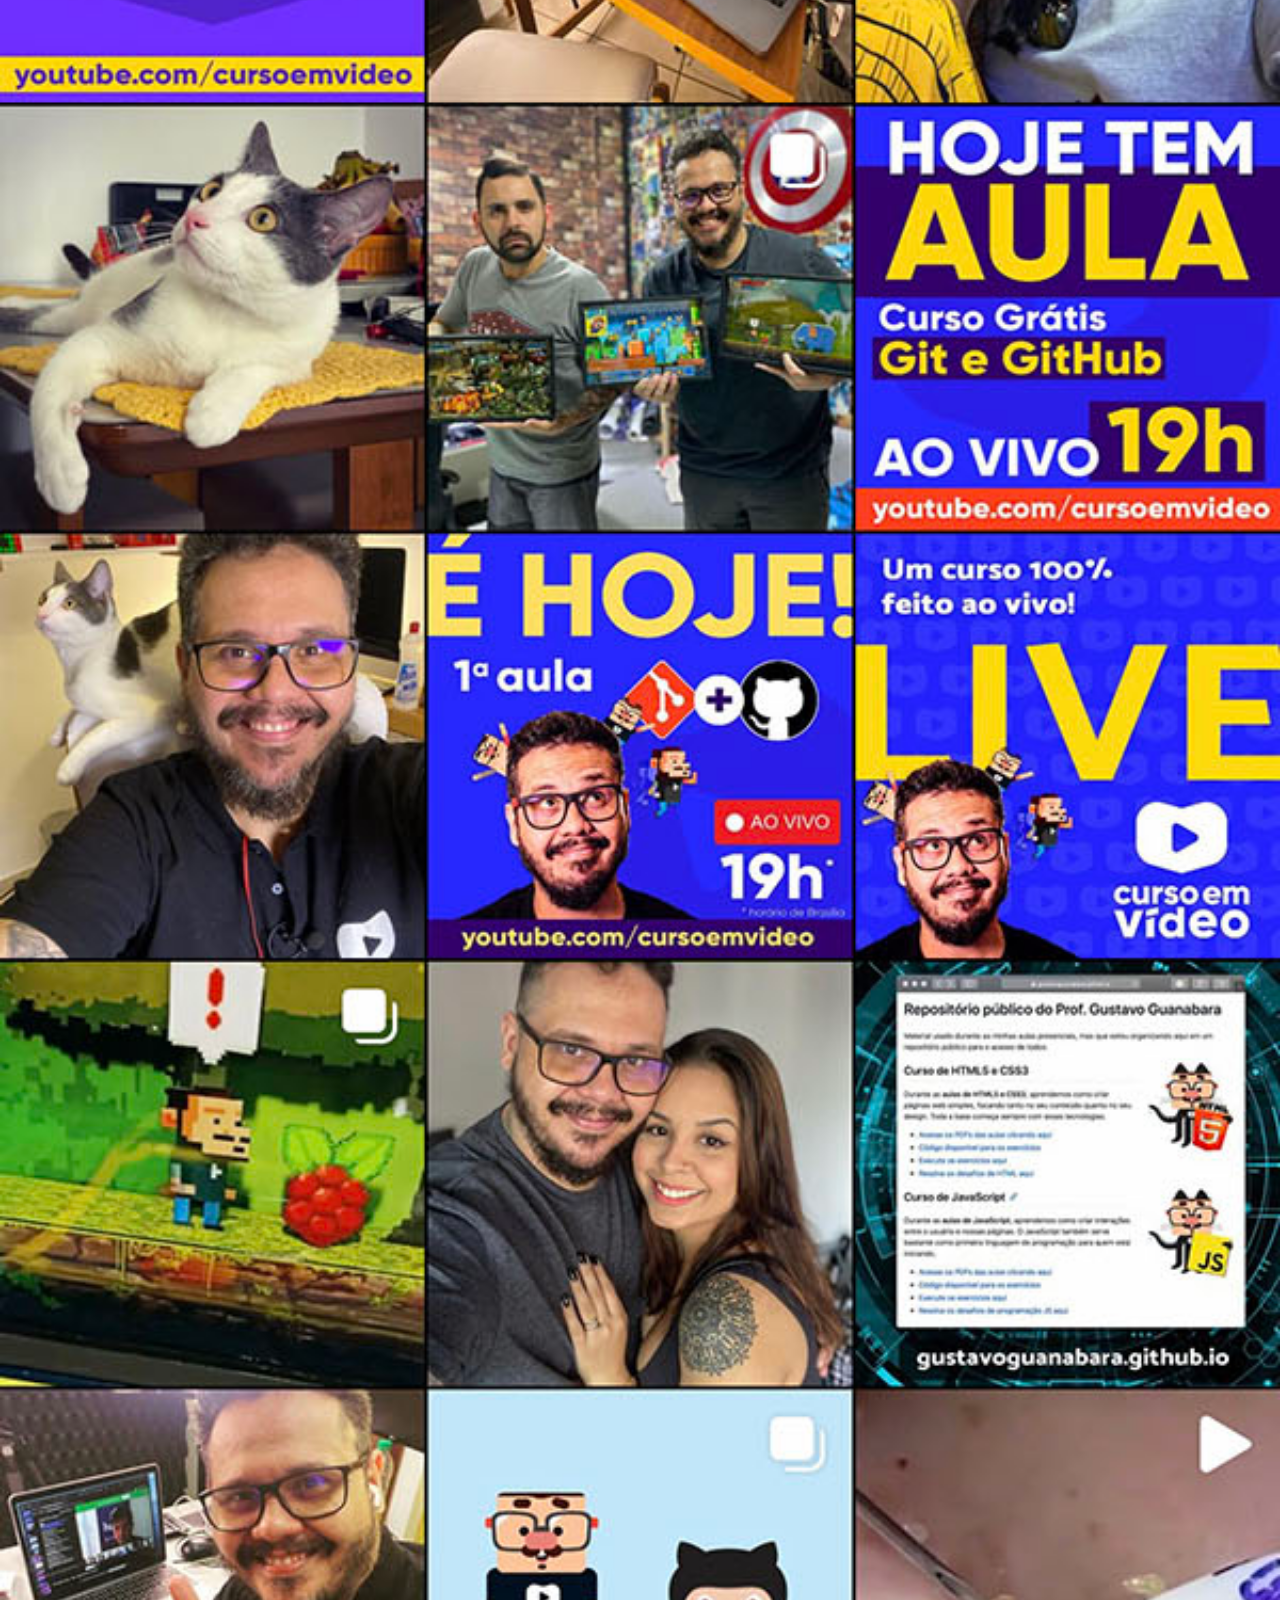
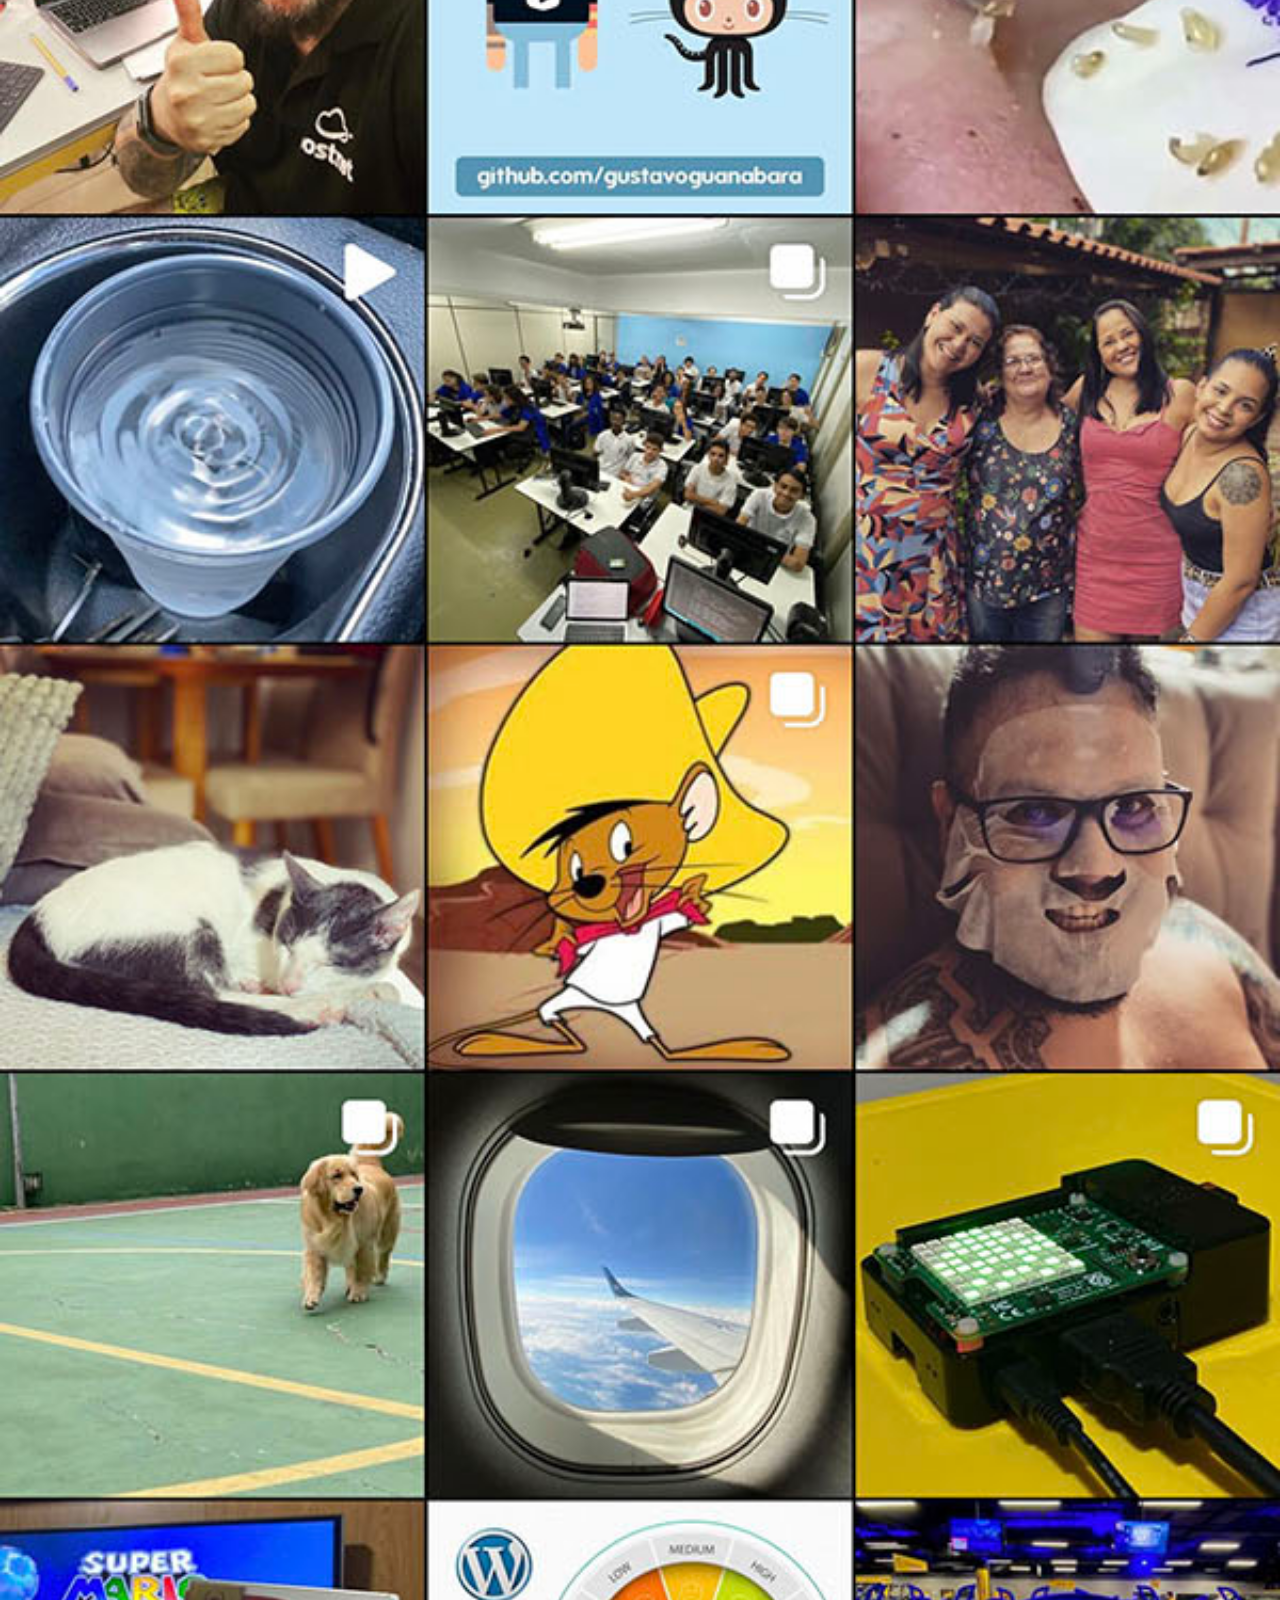
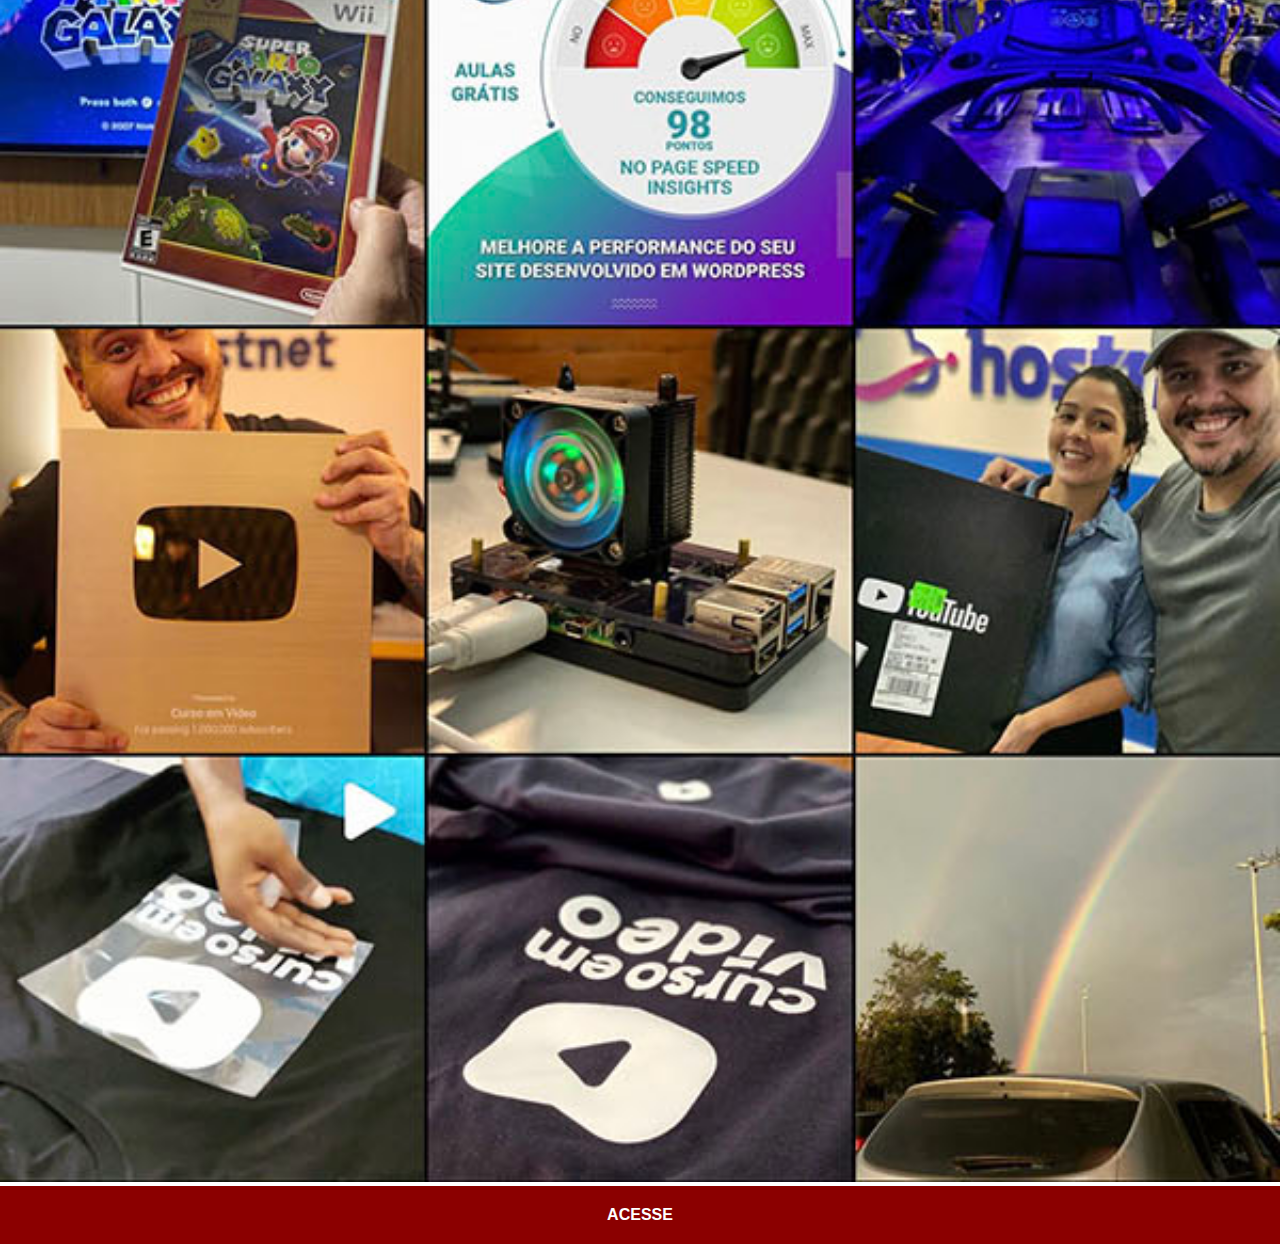
<file: instagram.html>
<!DOCTYPE html>
<html lang="pt-br">
<head>
    <meta charset="UTF-8">
    <meta name="viewport" content="width=device-width, initial-scale=1.0">
    <title>Instagram</title>
    <link rel="stylesheet" href="style/social.css">
</head>
<body>
    <img src="images/tela-instagram.jpg" alt="Instagram">
    <a href="https://www.instagram.com/gustavoguanabara/" target="_blank">ACESSE</a>
</body>
</html>
</file>
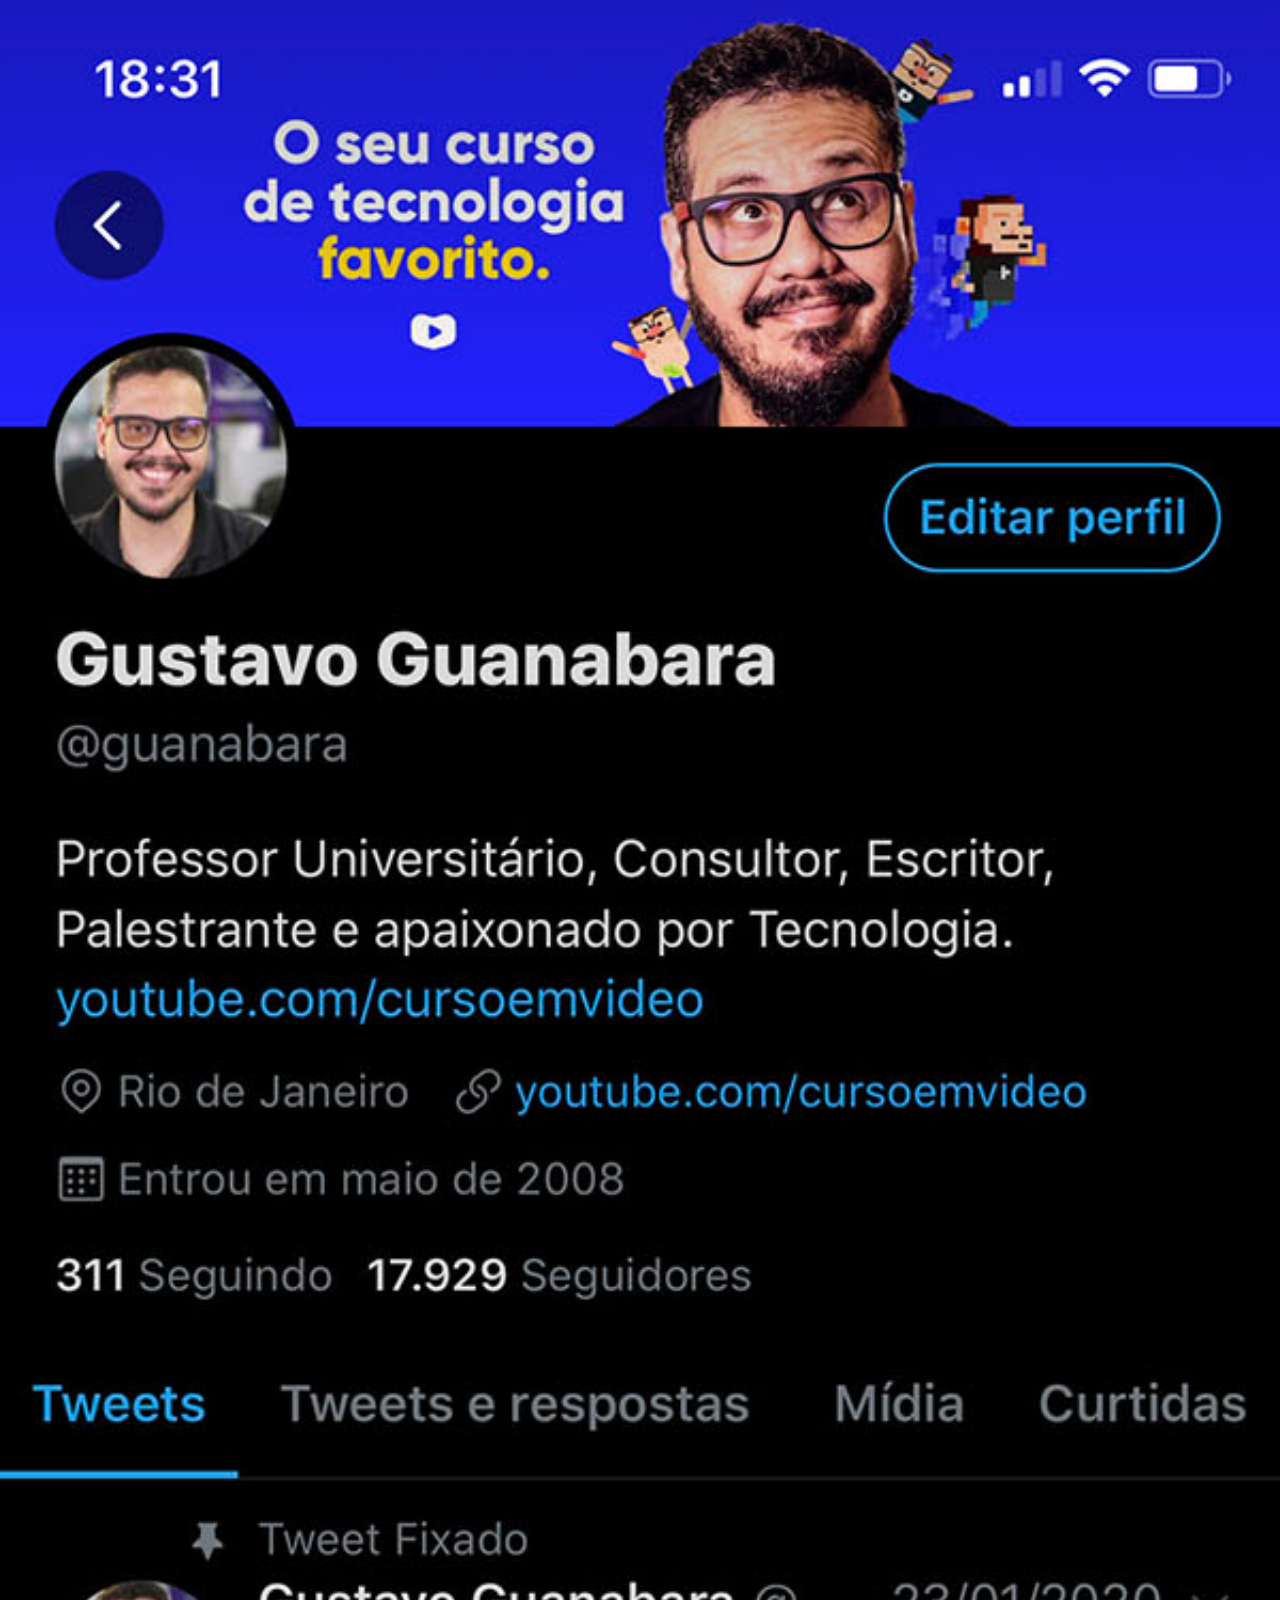
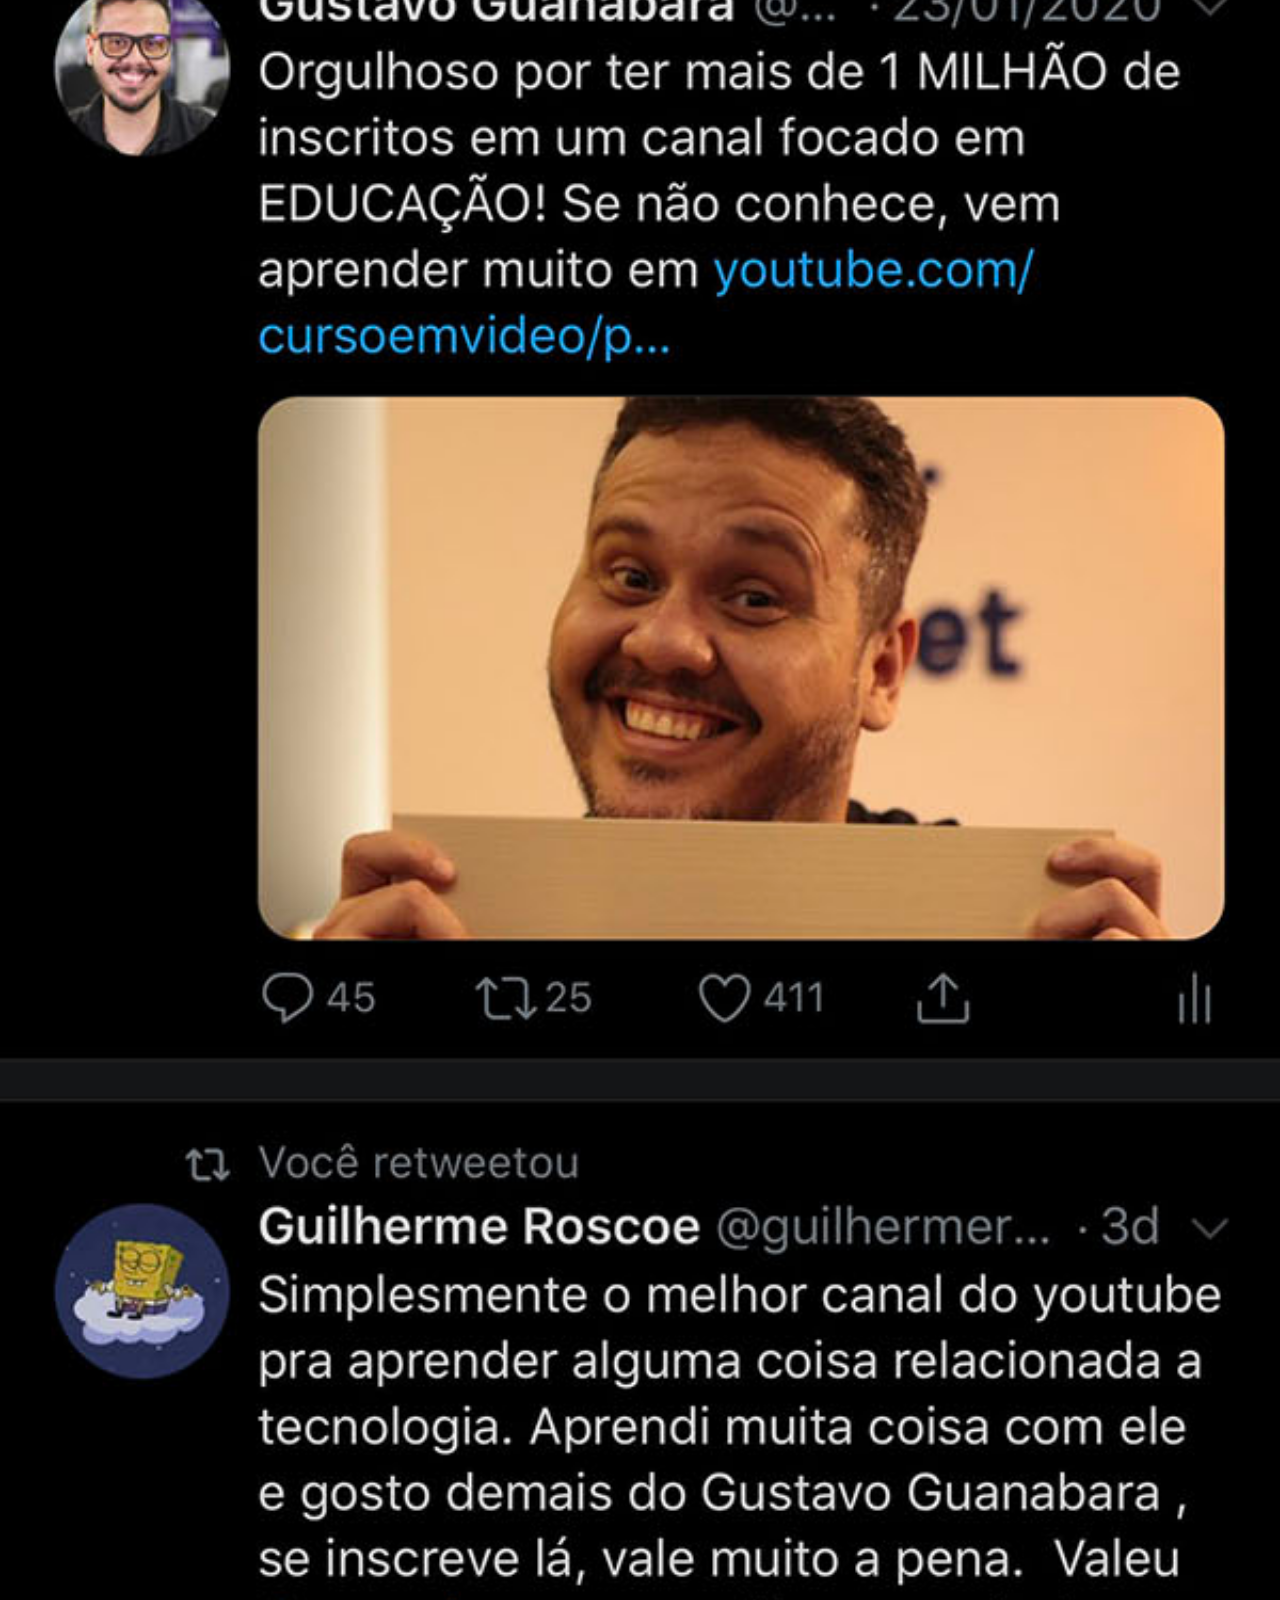
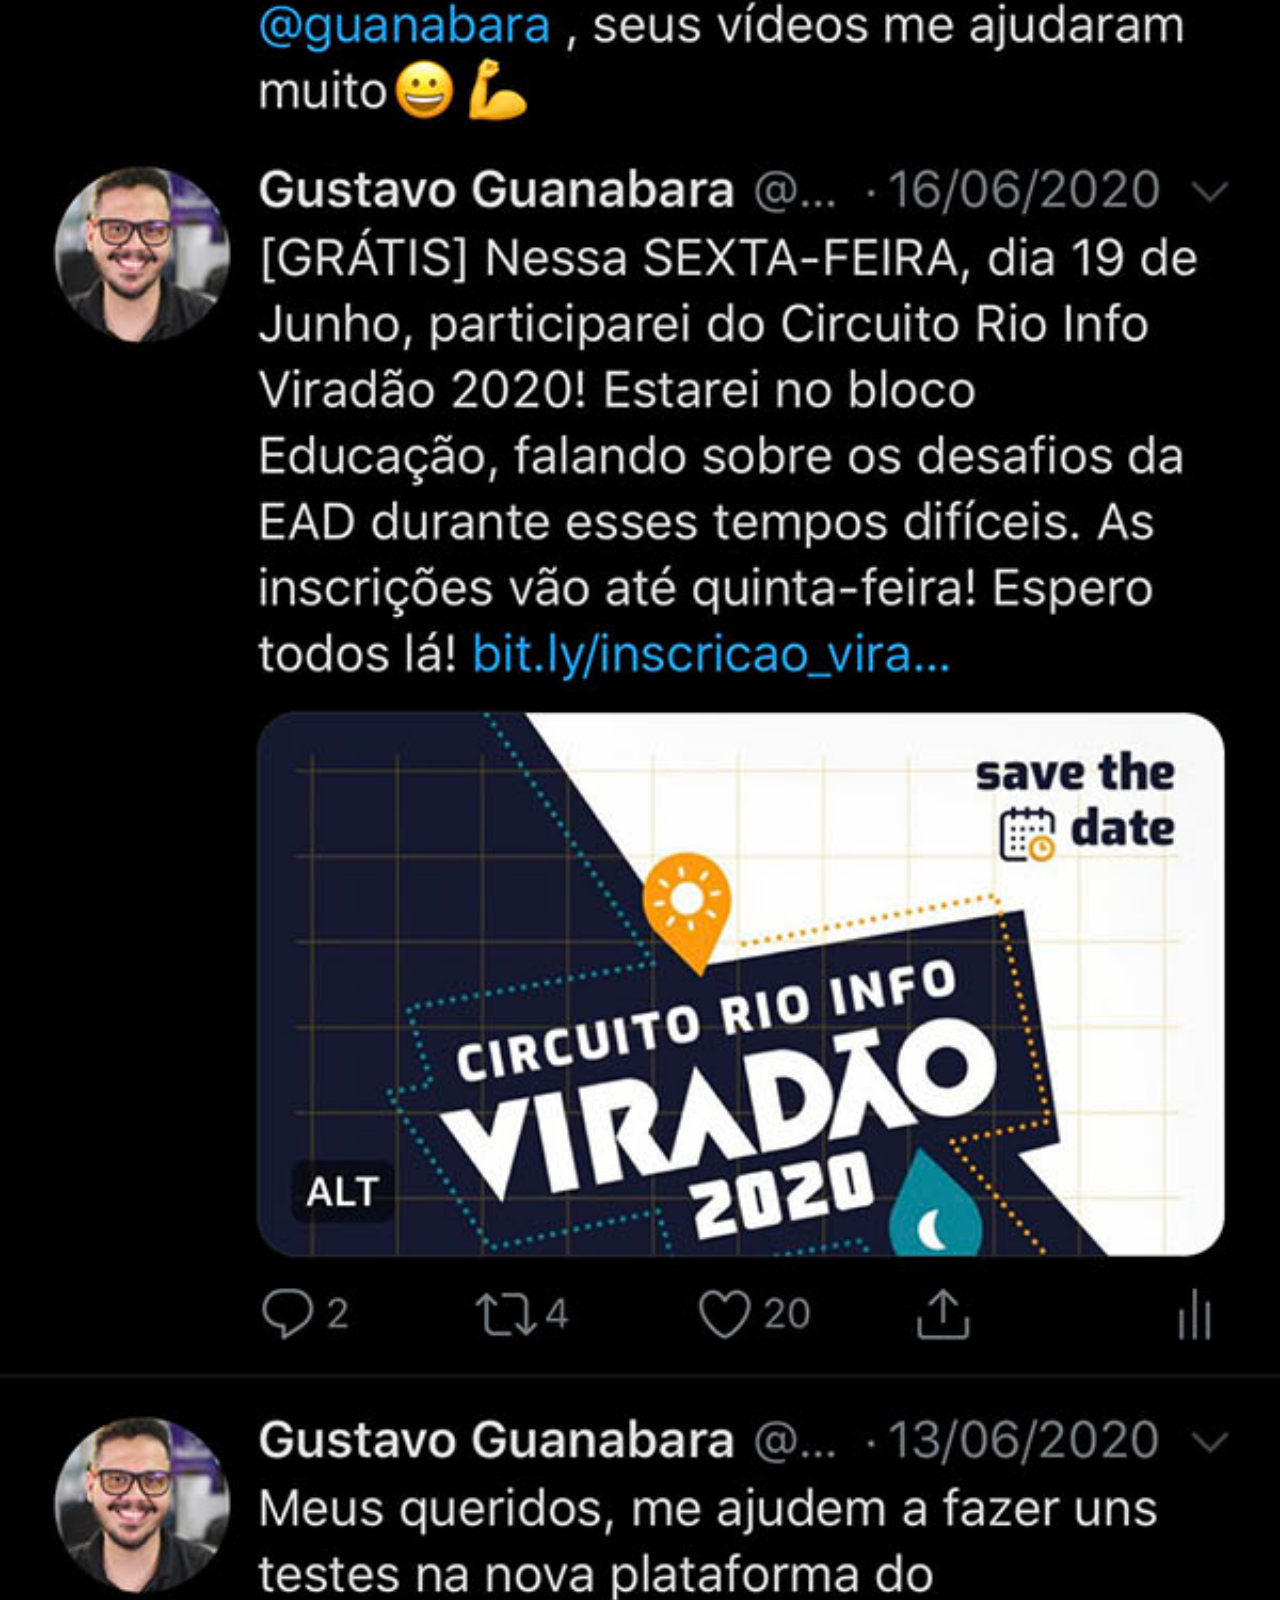
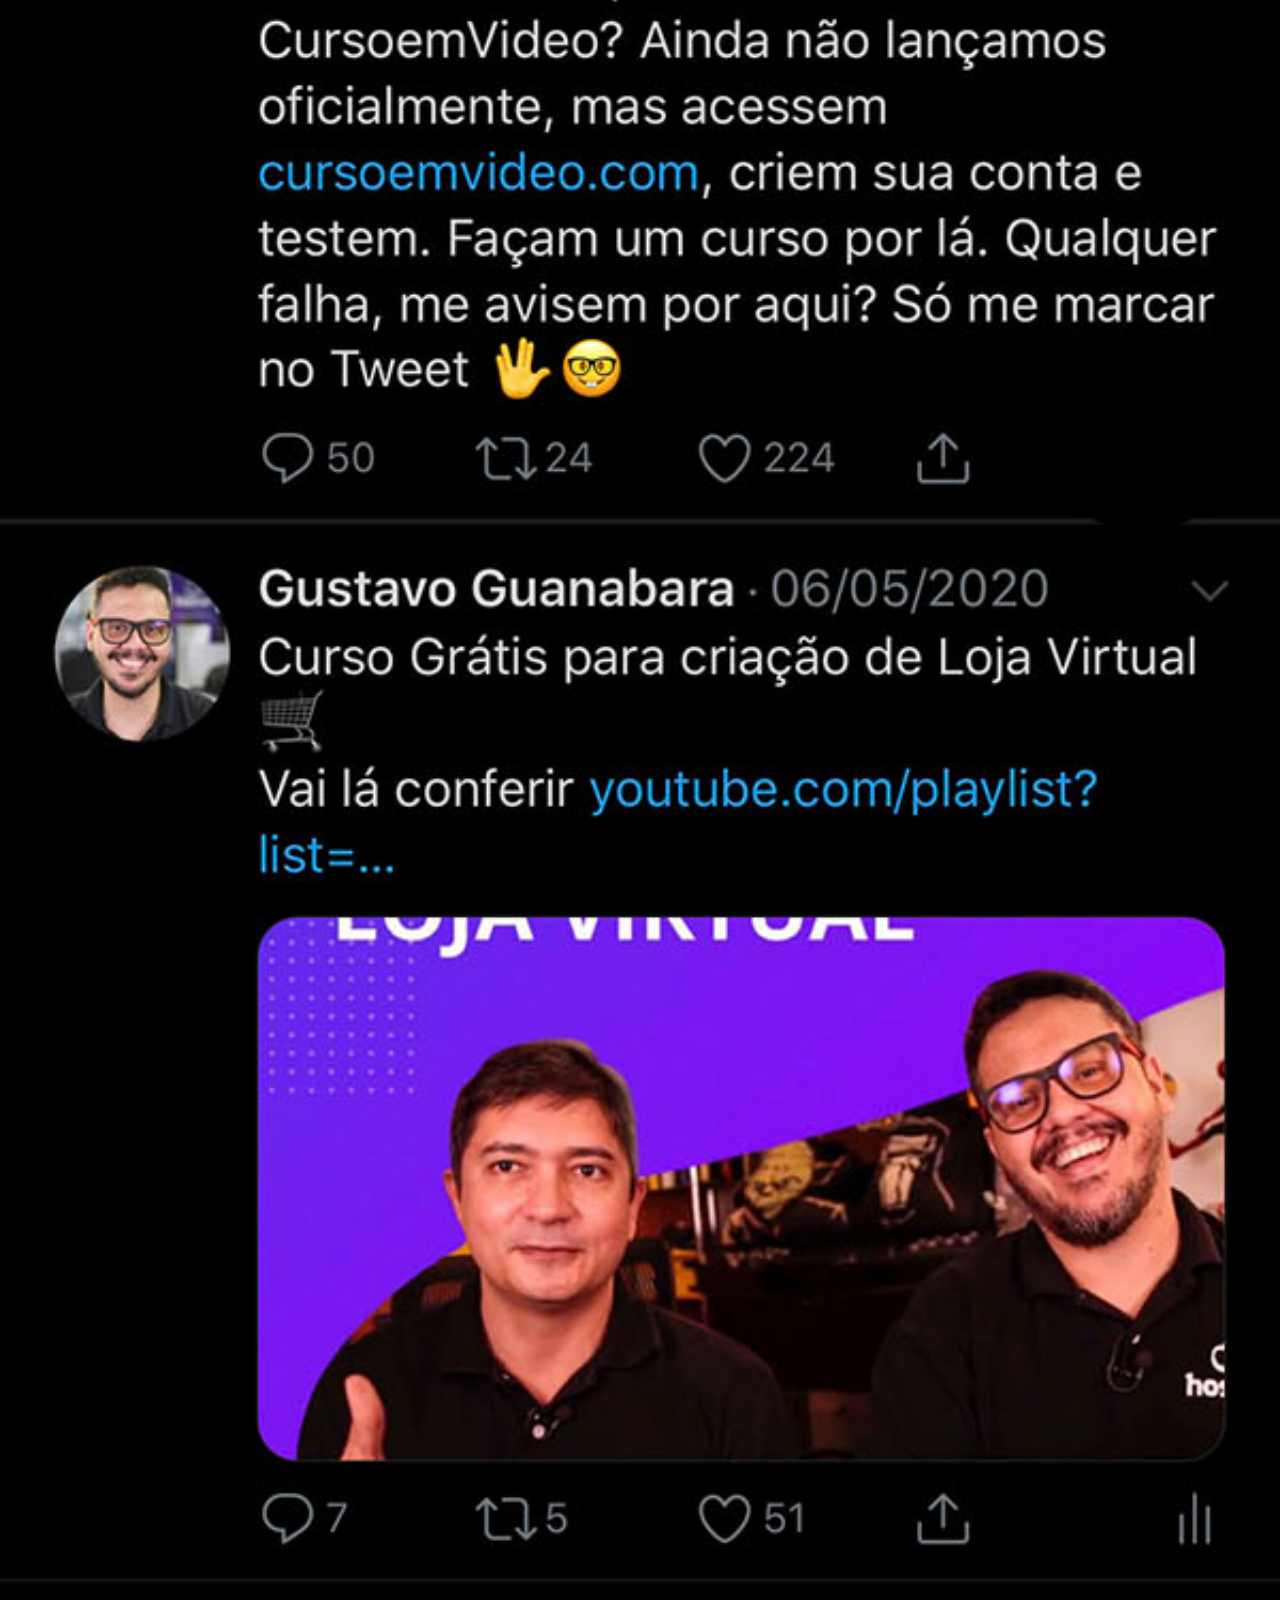
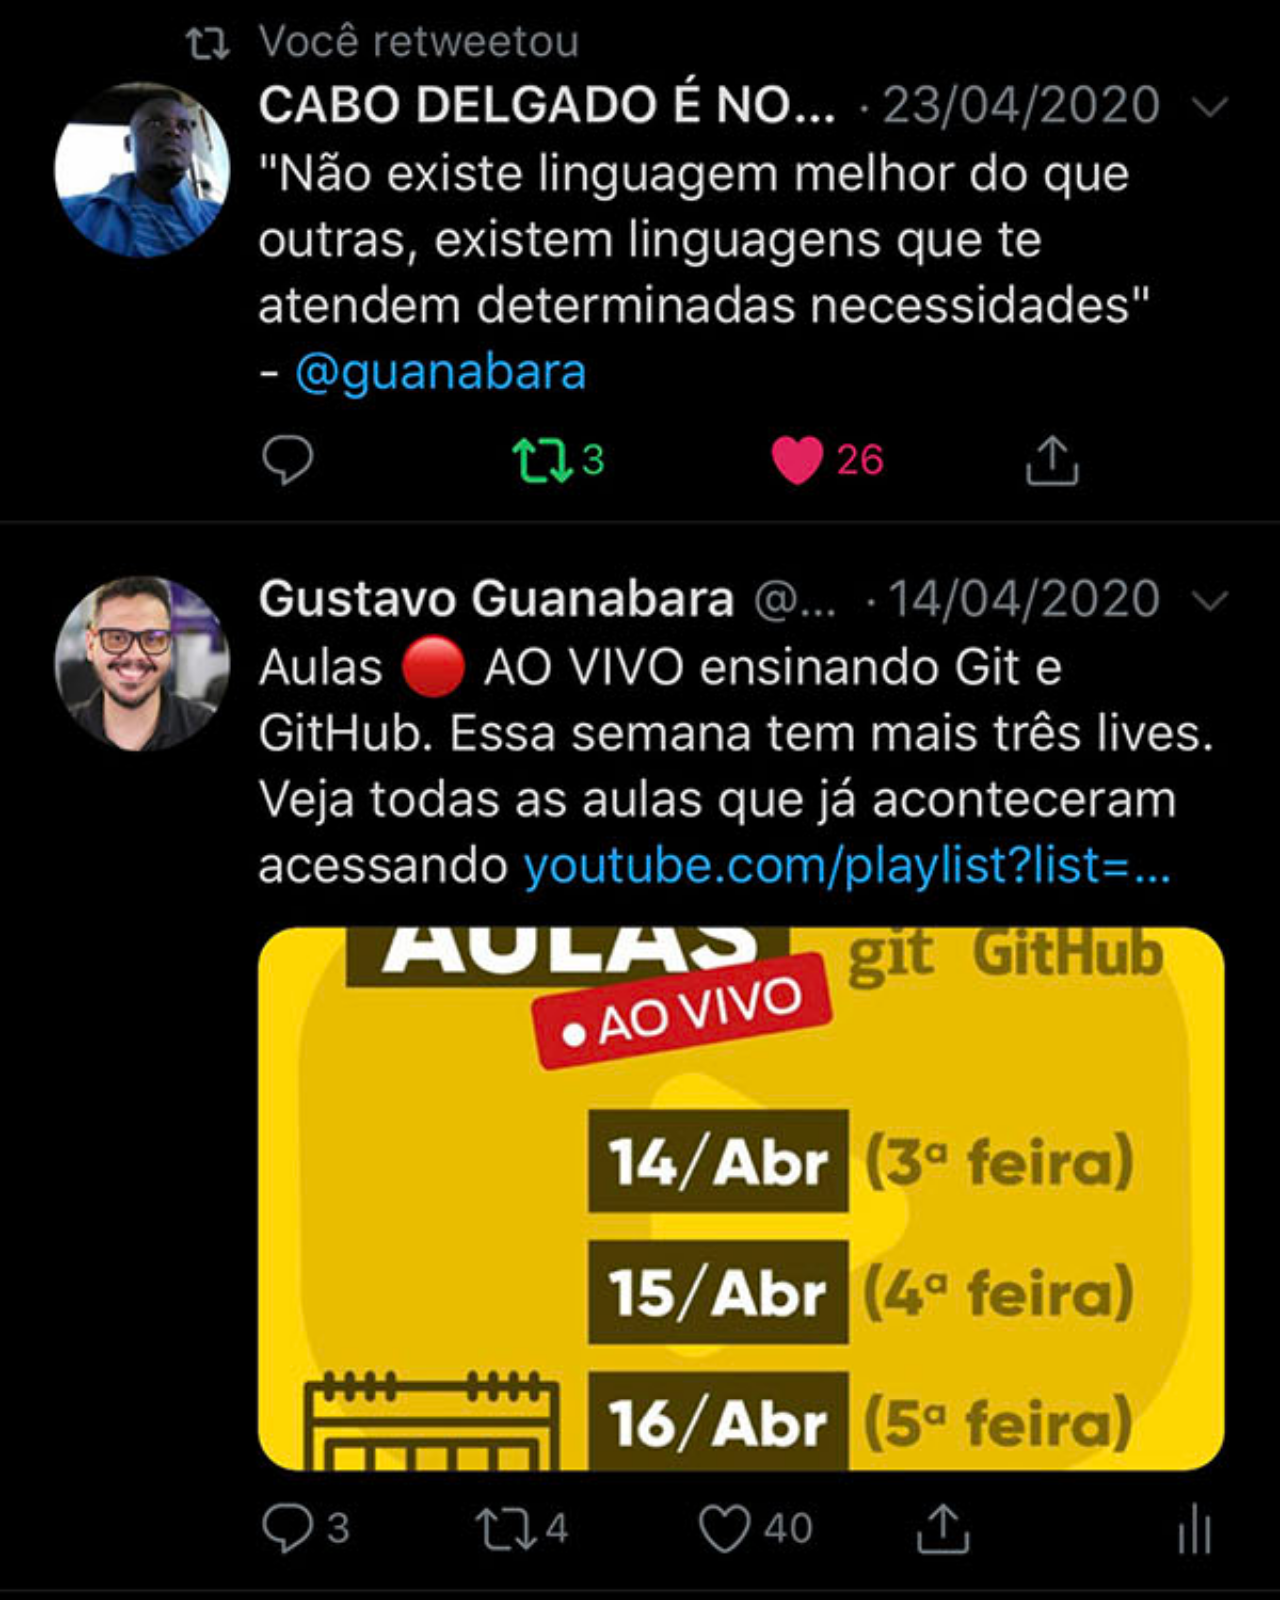
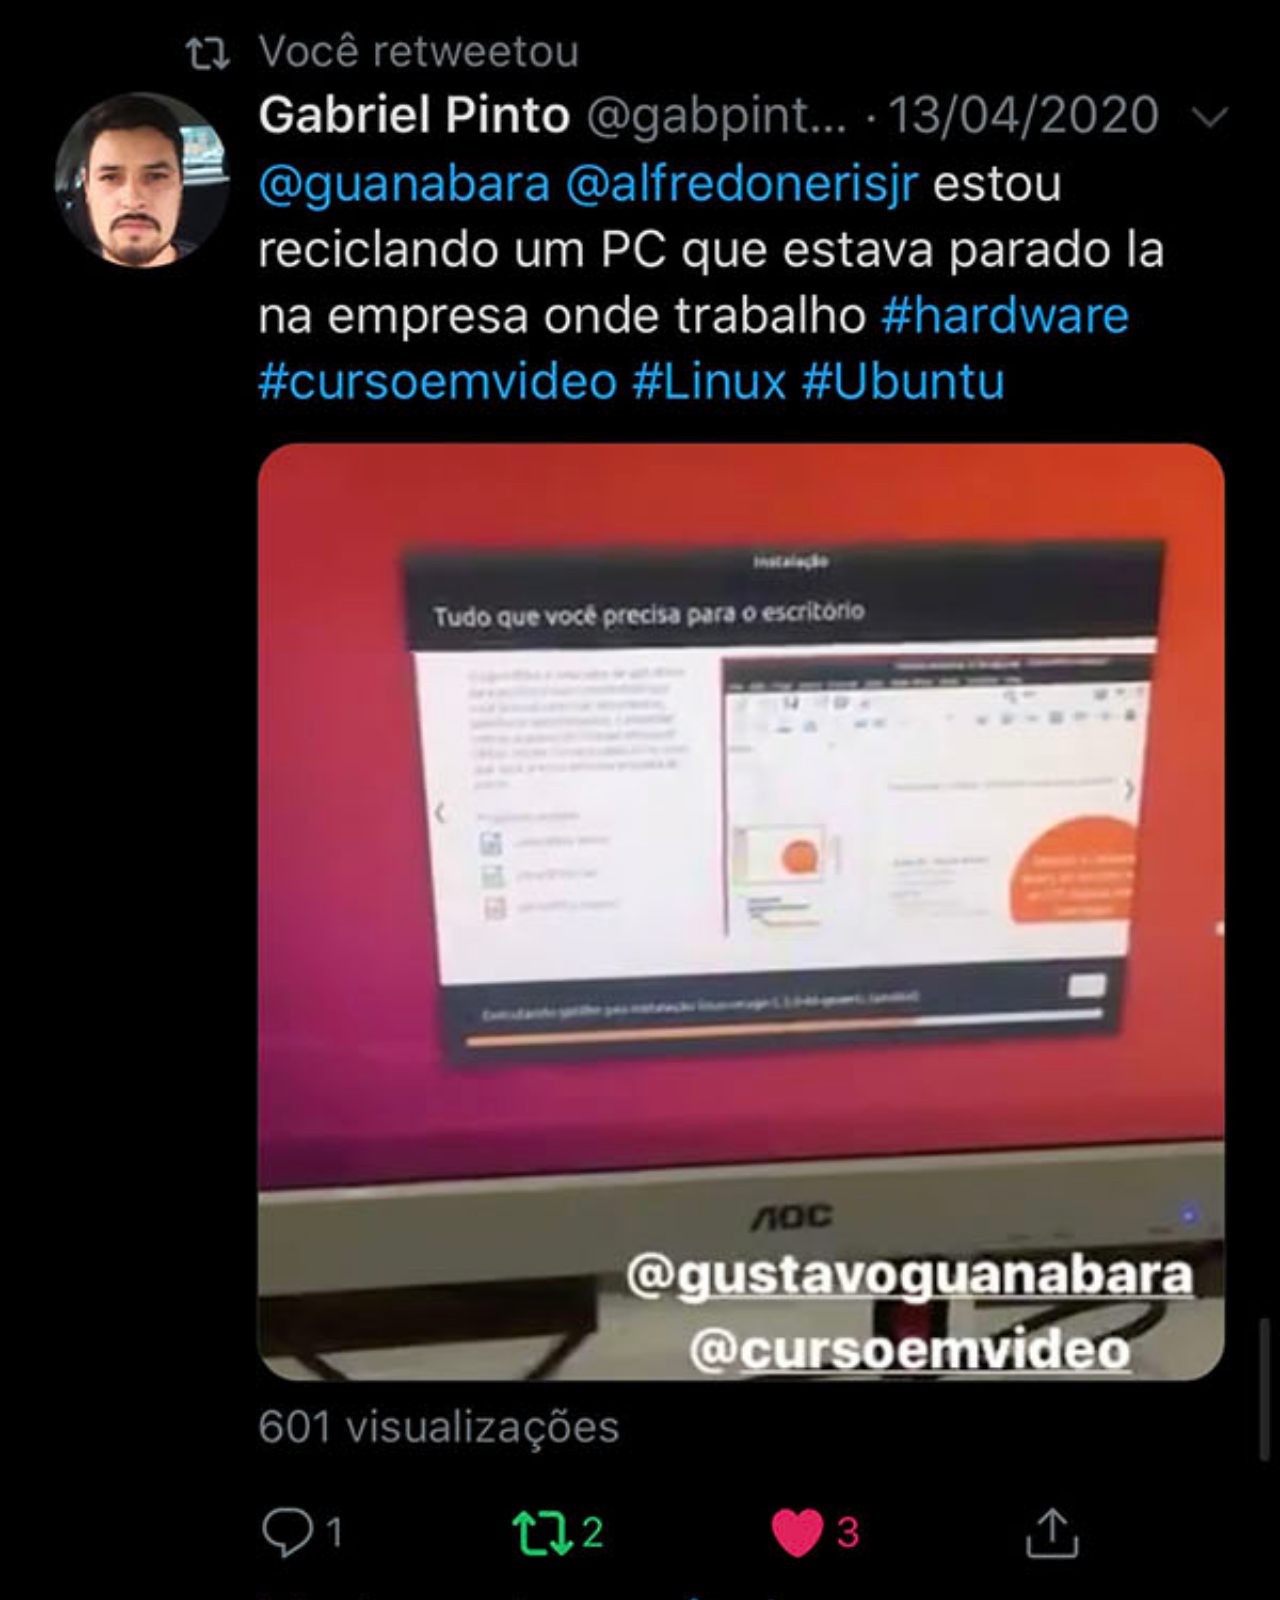
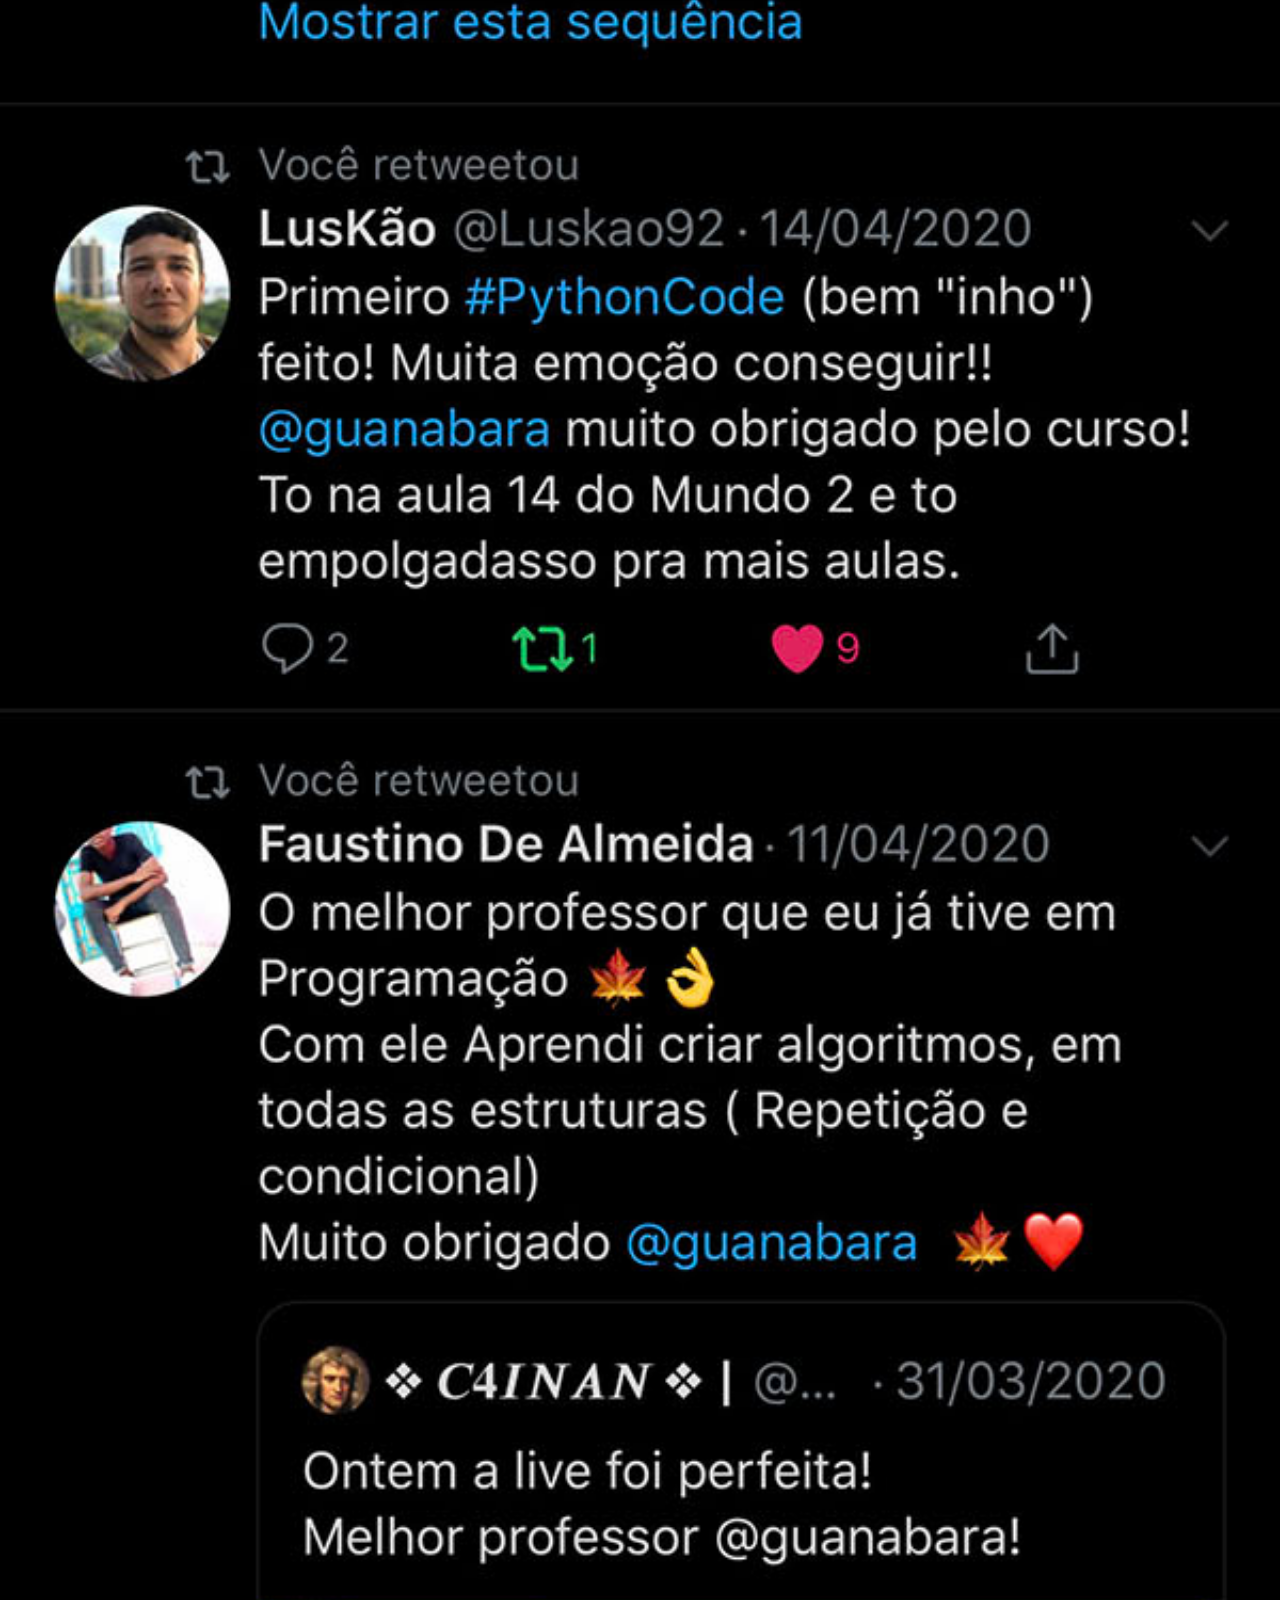
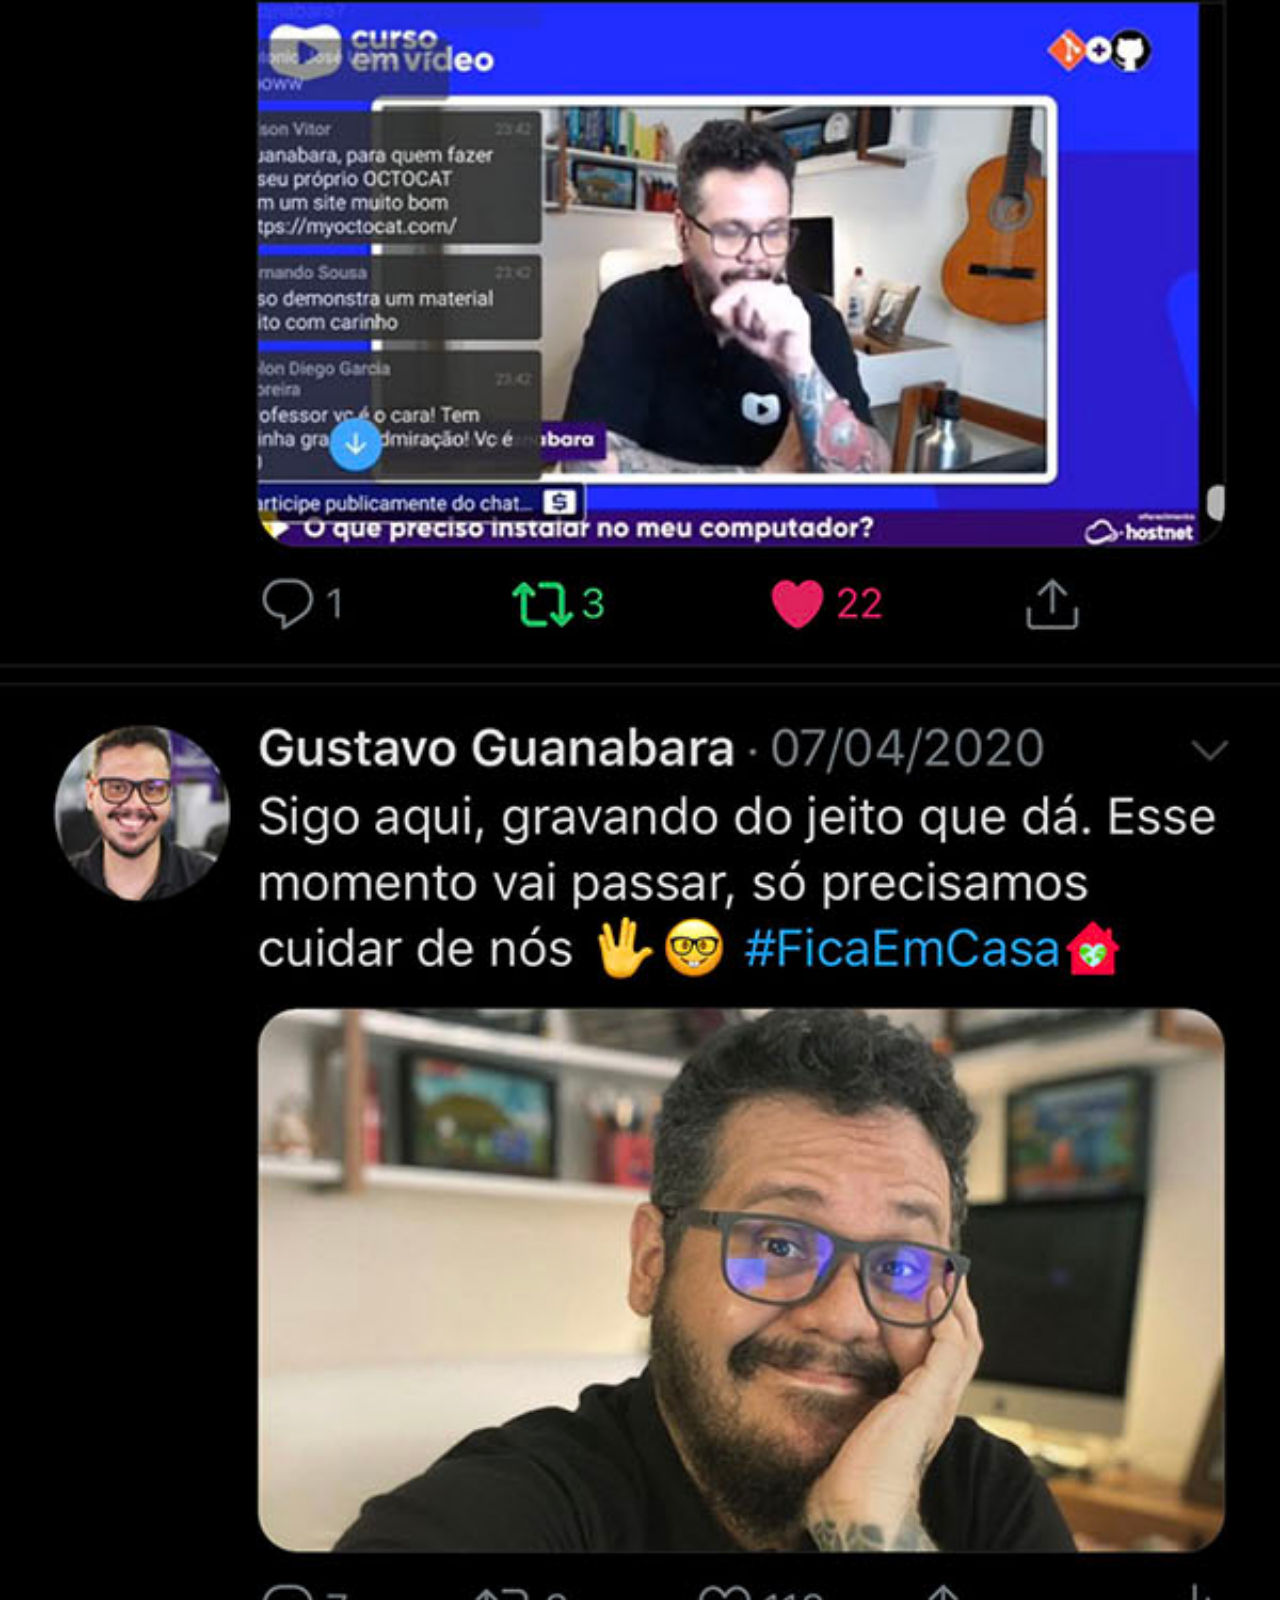
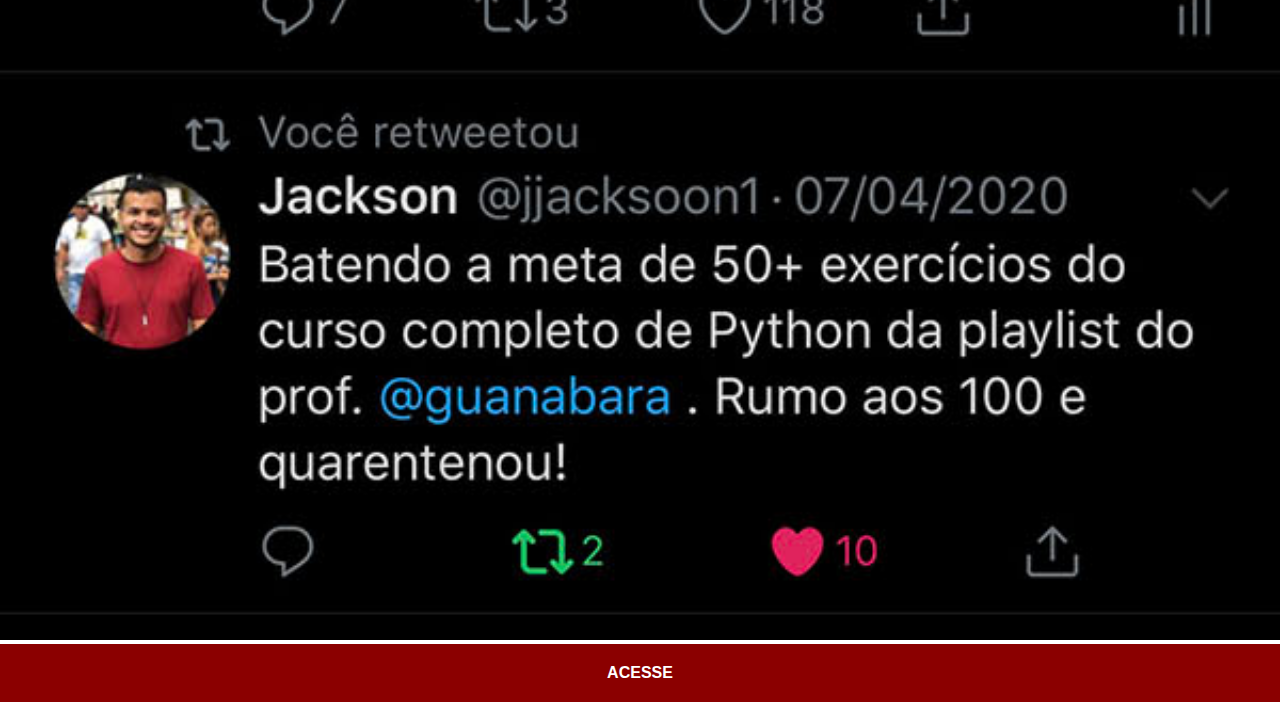
<file: twitter.html>
<!DOCTYPE html>
<html lang="pt-br">
<head>
    <meta charset="UTF-8">
    <meta name="viewport" content="width=device-width, initial-scale=1.0">
    <title>Twitter</title>
    <link rel="stylesheet" href="style/social.css">
</head>
<body>
    <img src="images/tela-twitter.jpg" alt="Twitter">
    <a href="https://x.com/guanabara" target="_blank">ACESSE</a>
</body>
</html>
</file>
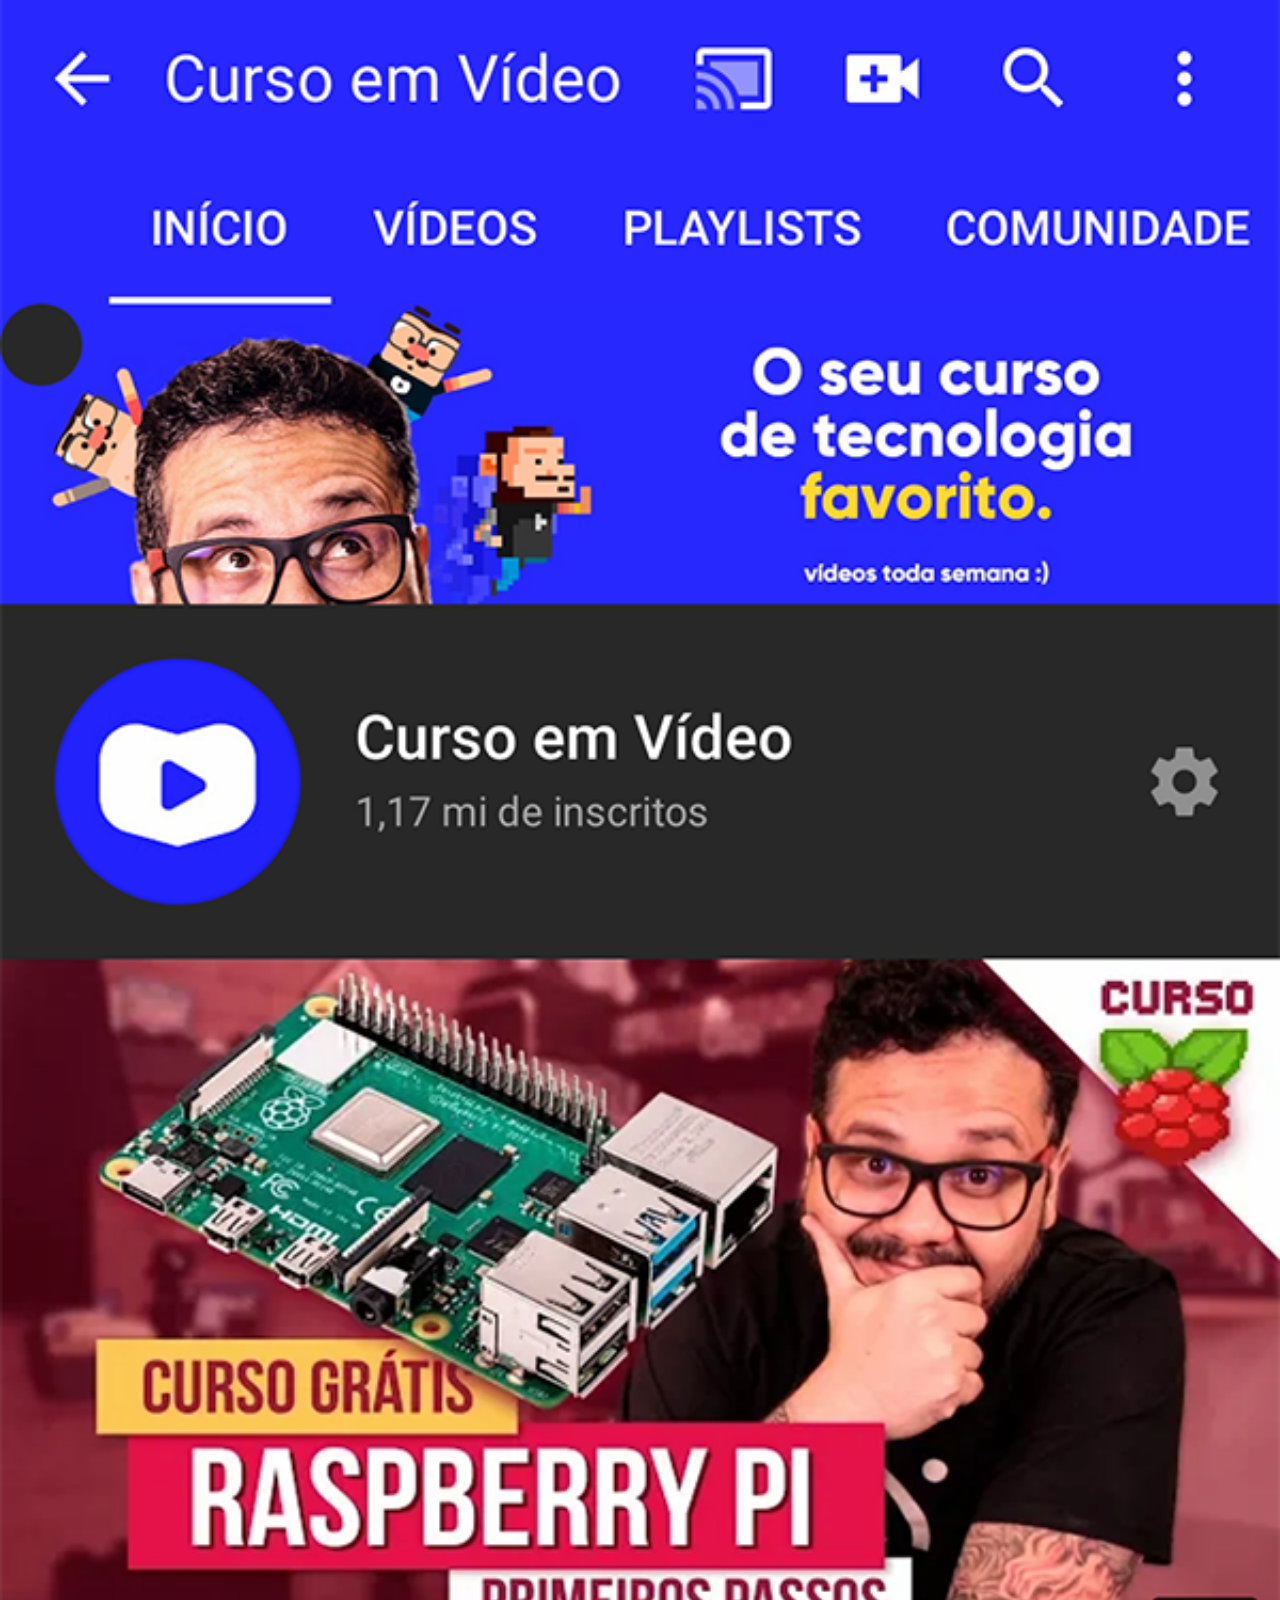
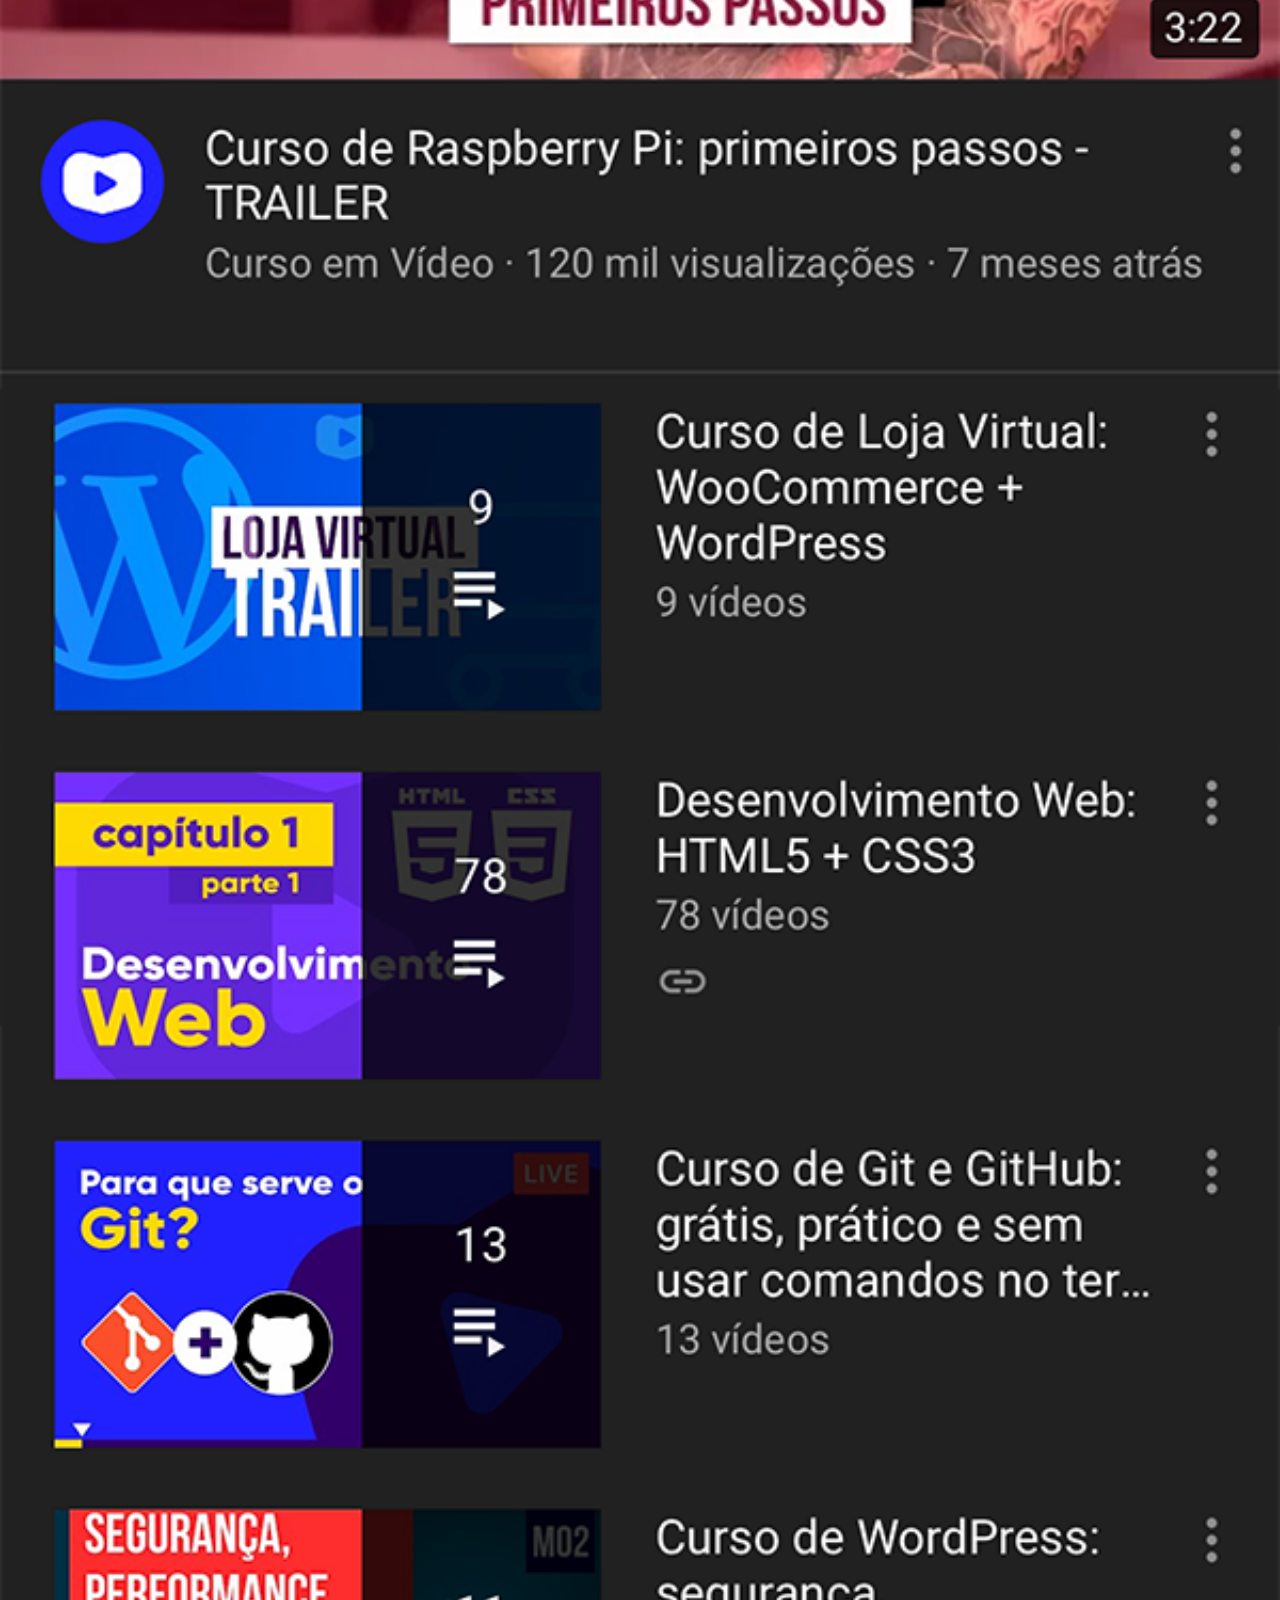
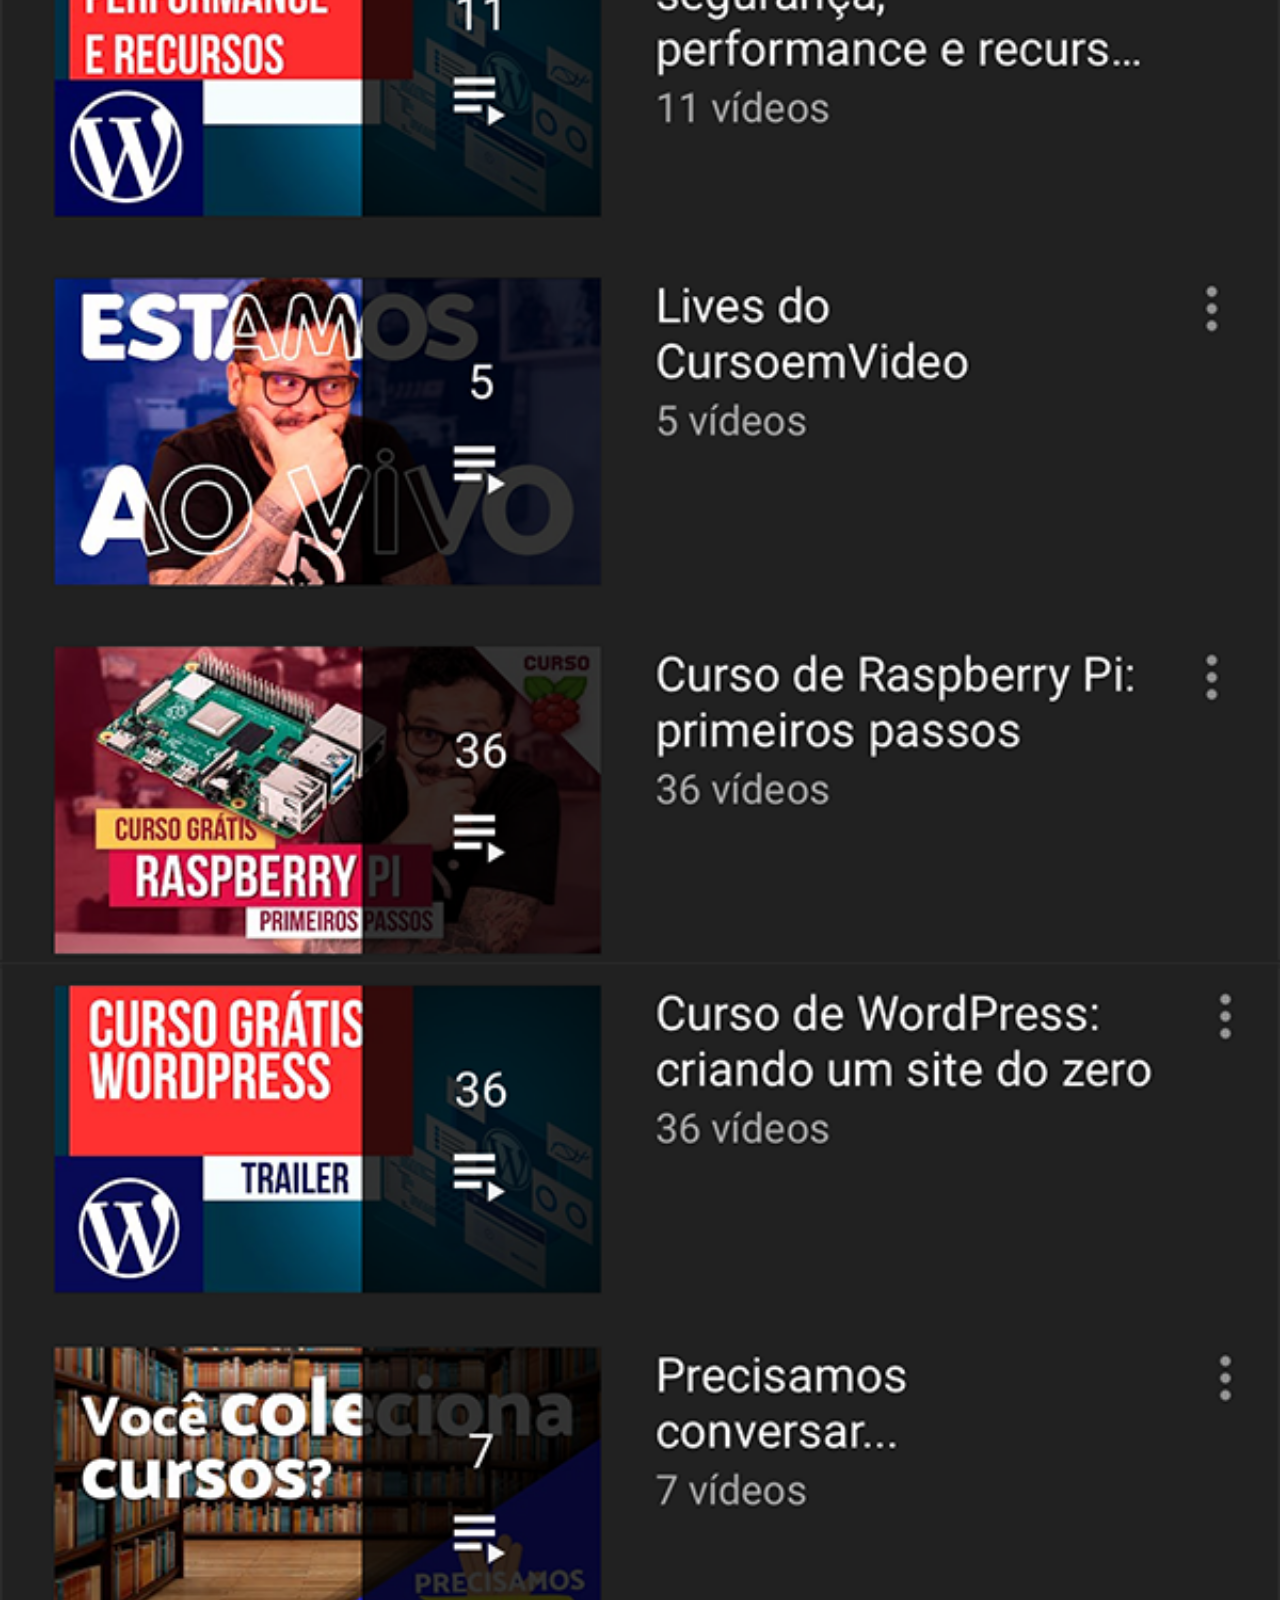
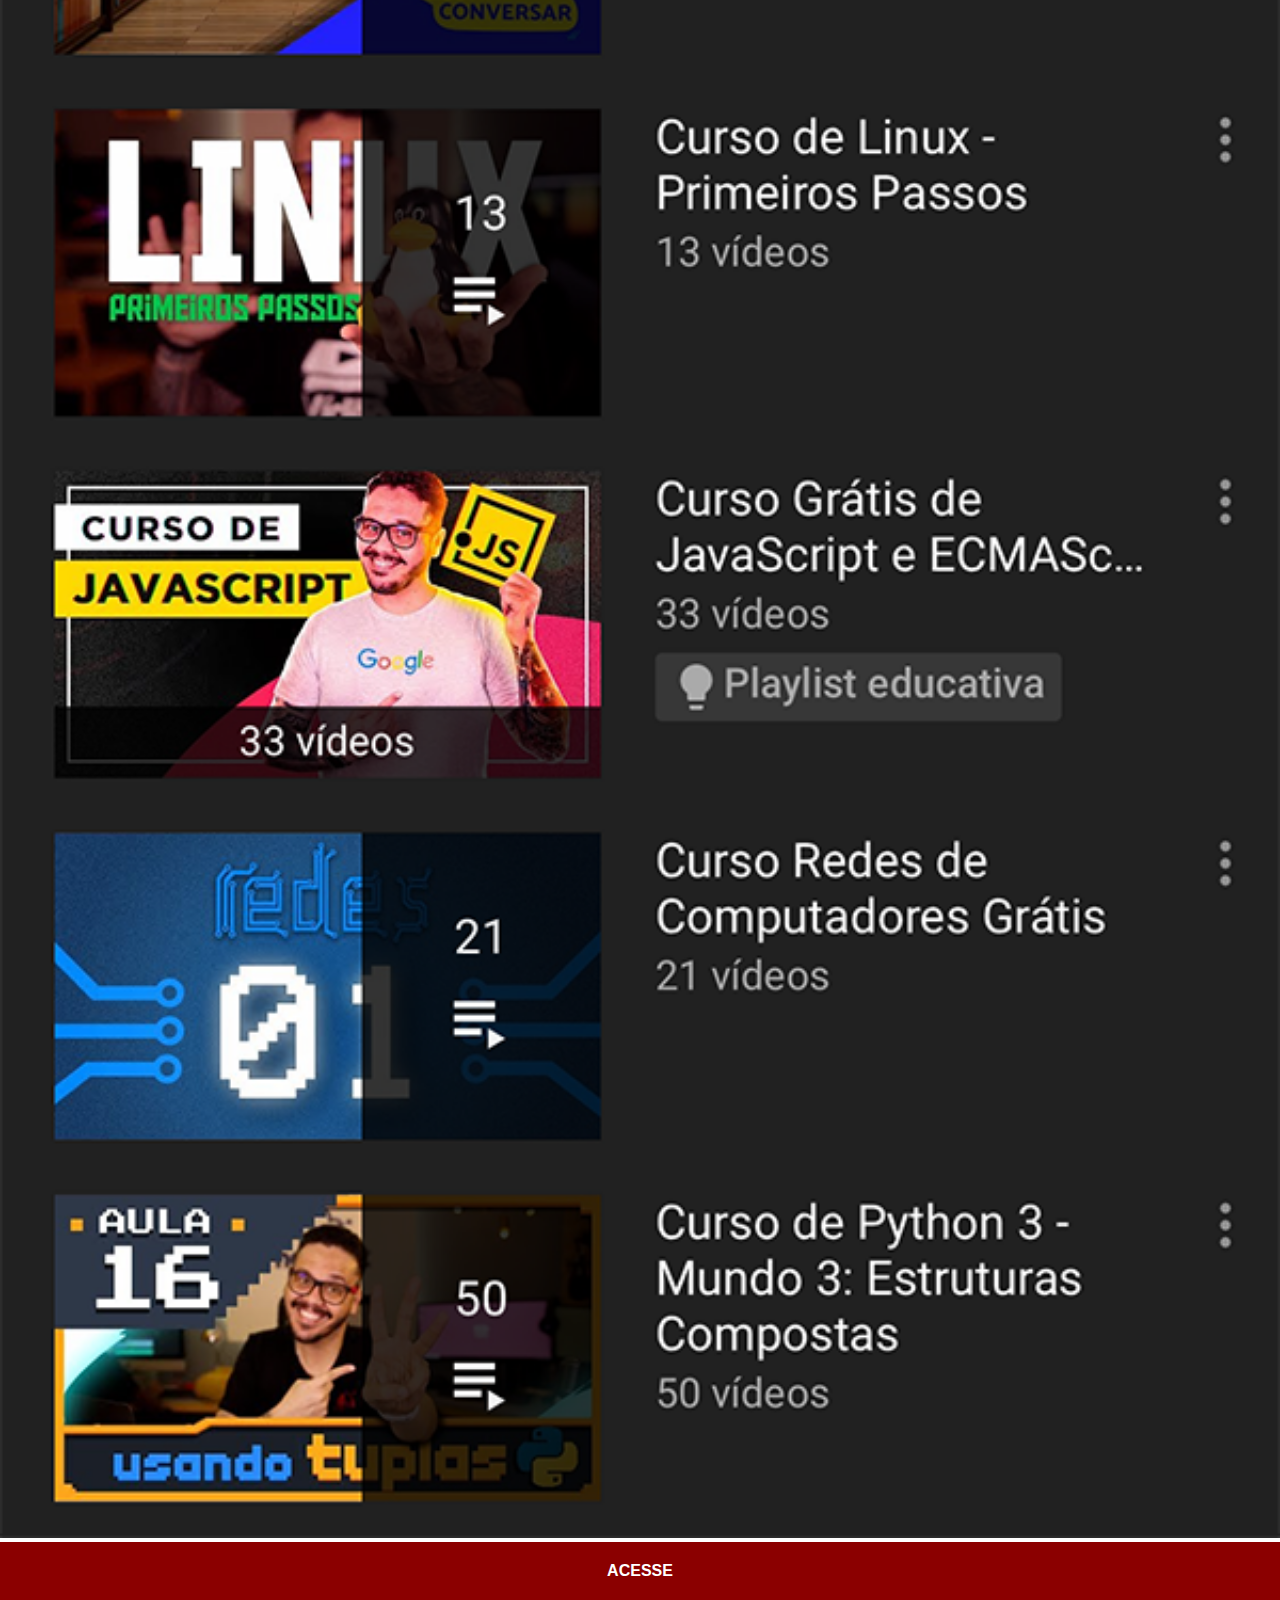
<file: youtube.html>
<!DOCTYPE html>
<html lang="pt-br">
<head>
    <meta charset="UTF-8">
    <meta name="viewport" content="width=device-width, initial-scale=1.0">
    <title>Youtube</title>
    <link rel="stylesheet" href="style/social.css">
</head>
<body>
    <img src="images/tela-youtube.png" alt="Youtube">
    <a href="https://www.youtube.com/c/CursoemV%C3%ADdeo/playlists" target="_blank">ACESSE</a>
</body>
</html>
</file>
<file: style/style.css>
@charset "UTF-8";

* {
    margin: 0;
    padding: 0;
    font-family: Arial, Helvetica, sans-serif;
}

html, body {
    height: 100vh;
    width: 100vw;
    background-color: black;
}

body {
    background: url('../images/fundo-madeira.jpg') no-repeat top center fixed;
    background-size: cover;
}

main {
    position: relative;
    height: 100vh;
}

section#telefone {
    position: absolute;
    top: 50%;
    left: 50%;
    transform: translate(-50%, -50%);

    height: 627px;
    width: 311px;
    background: transparent url('../images/frame-iphone.png') no-repeat;
}

iframe#tela {
    position: relative;
    top: 80px;
    left: 22px;
    width: 267px;
    height: 471px;
}

section#redes-sociais {
    text-align: right;
}

section#redes-sociais img {
    box-sizing: border-box;
    width: 50px;
    margin: 10px;
    border-radius: 50%;
    box-shadow: 2px 2px 5px rgba(0, 0, 0, 0.4);
}

section#redes-sociais img:hover {
    border: 2px solid rgba(255, 255, 255, 0.6);
    transform: translate(-3px, -3px);
    box-shadow: 5px 5px 10px rgba(0, 0, 0, 0.6);
    transition: transform 0.3s, border 1s;
}
</file>
<file: style/social.css>
@charset "UTF-8";

    * {
        margin: 0;
        padding: 0;
        font-family: Arial, Helvetica, sans-serif;
    }
    ::-webkit-scrollbar{
        width: 0px;
        height: 0px;
    }
    img {
        width: 100vw;
    }
    a {
        display: block;
        background-color: darkred;
        color: white;
        padding: 20px;
        text-align: center;
        font-weight: bolder;
        text-decoration: none;
    }
    a:hover {
        background-color: red;
    }
</file>
